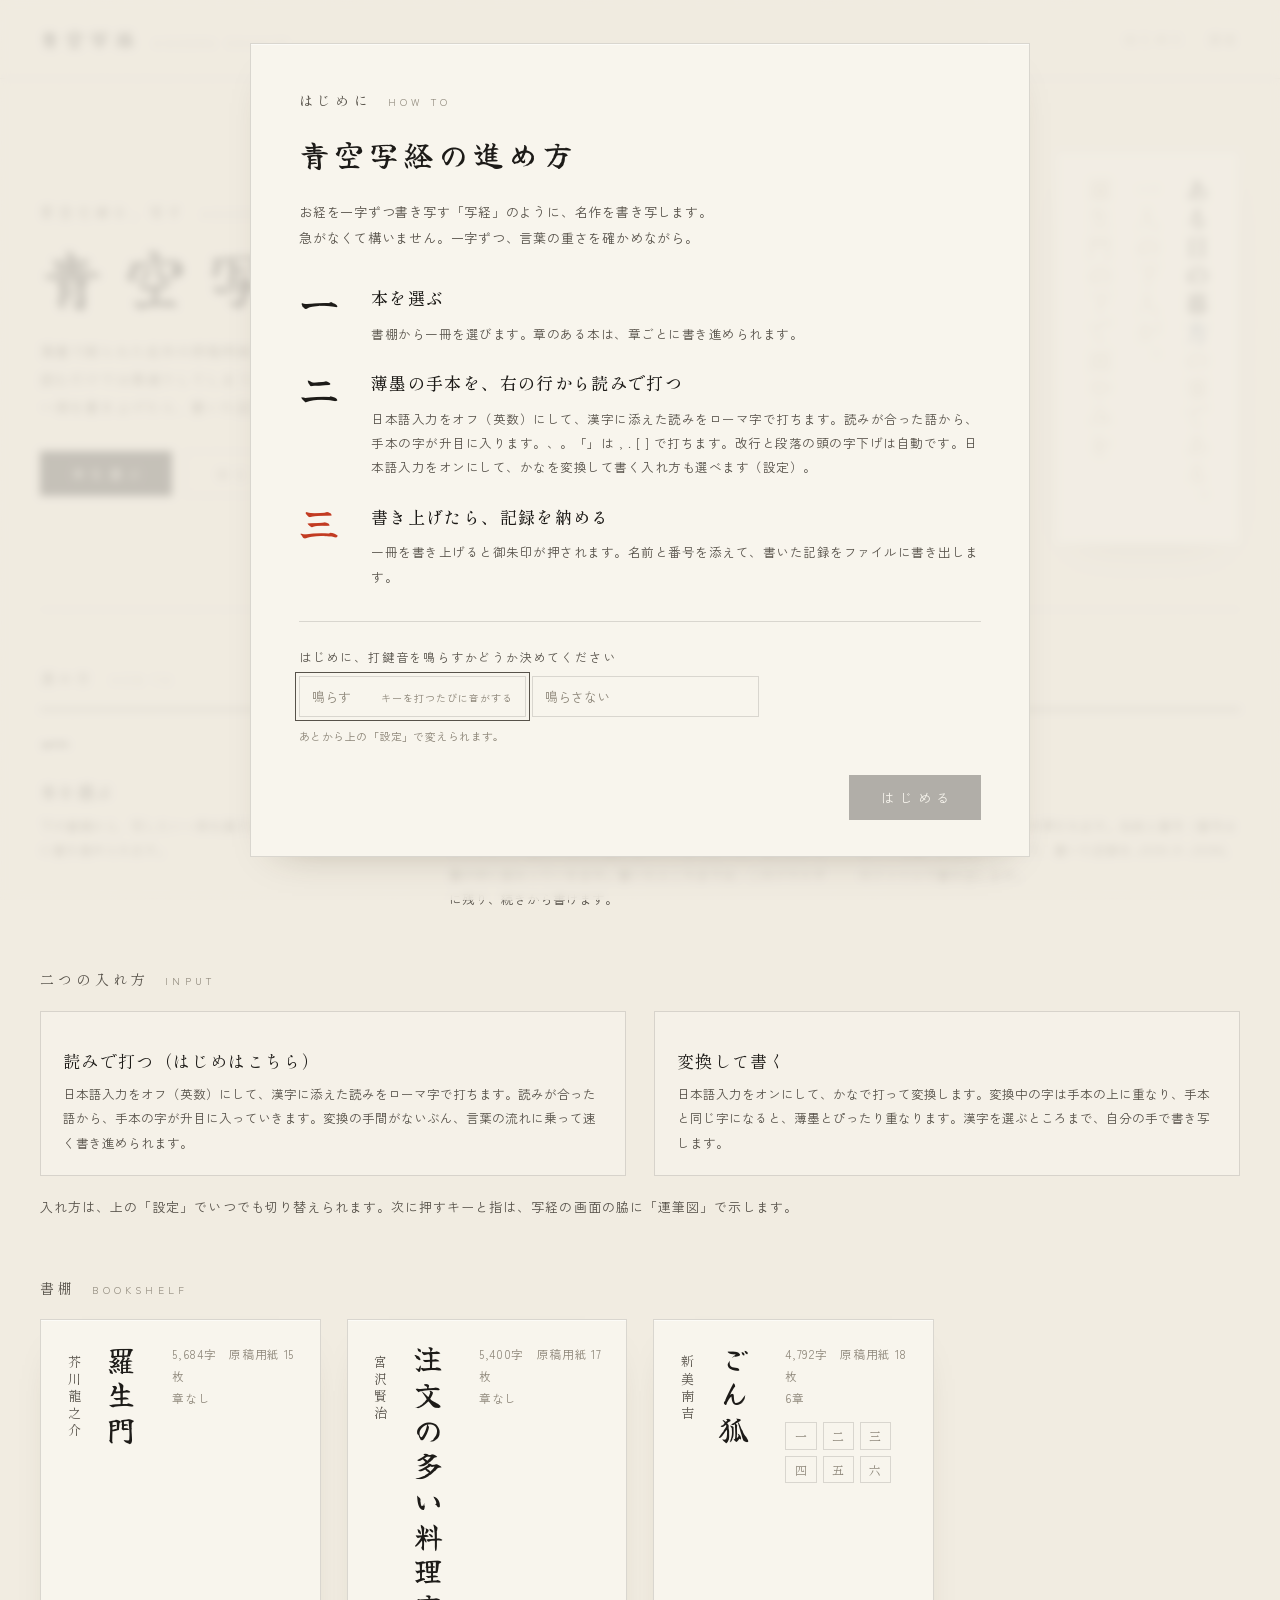
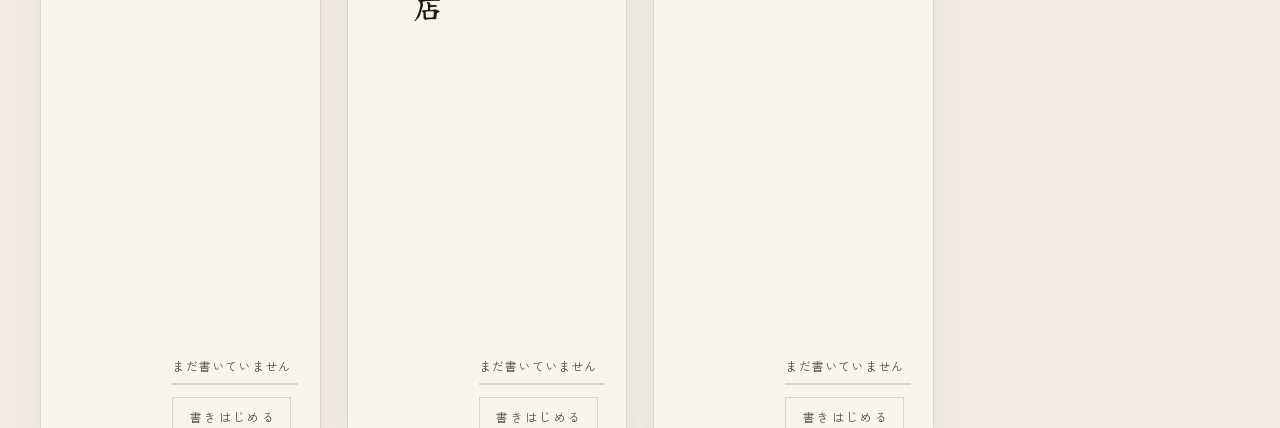
<file: docs/index.html>
<!doctype html>
<html lang="ja" data-theme="washi" data-font="mincho">
  <head>
    <meta charset="utf-8" />
    <meta name="viewport" content="width=device-width, initial-scale=1" />
    <title>青空写経</title>
    <meta name="description" content="青空文庫の名作を、薄墨で刷られた縦書きの原稿用紙に一字ずつなぞって書き写す。読むだけでは素通りしてしまう言葉を、手を通してもう一度読む。" />
    <meta name="theme-color" content="#f1ece1" />
    <!-- SNS で共有されたときの見え方（OGP）。画像のもとは tools/ogp.html -->
    <meta property="og:type" content="website" />
    <meta property="og:site_name" content="青空写経" />
    <meta property="og:title" content="青空写経｜青空文庫の名作を、原稿用紙に書き写す" />
    <meta property="og:description" content="青空文庫の名作を、薄墨で刷られた縦書きの原稿用紙に一字ずつなぞって書き写す。読むだけでは素通りしてしまう言葉を、手を通してもう一度読む。" />
    <meta property="og:url" content="https://tetsuakibaba.github.io/AozoraShakyo/" />
    <meta property="og:image" content="https://tetsuakibaba.github.io/AozoraShakyo/ogp.png" />
    <meta property="og:image:width" content="1200" />
    <meta property="og:image:height" content="630" />
    <meta property="og:image:alt" content="筆字の「青空写経」と、『羅生門』の書き出しを途中まで書き写した縦書きの原稿用紙、朱の御朱印" />
    <meta property="og:locale" content="ja_JP" />
    <meta name="twitter:card" content="summary_large_image" />
    <meta name="twitter:title" content="青空写経｜青空文庫の名作を、原稿用紙に書き写す" />
    <meta name="twitter:description" content="青空文庫の名作を、薄墨で刷られた縦書きの原稿用紙に一字ずつなぞって書き写す。読むだけでは素通りしてしまう言葉を、手を通してもう一度読む。" />
    <meta name="twitter:image" content="https://tetsuakibaba.github.io/AozoraShakyo/ogp.png" />
    <script>
      try {
        const s = JSON.parse(localStorage.getItem('aozora:settings') || '{}');
        if (s.theme) document.documentElement.dataset.theme = s.theme;
        if (s.font) document.documentElement.dataset.font = s.font;
      } catch (e) {}
    </script>
    <link rel="preconnect" href="https://fonts.googleapis.com" />
    <link rel="preconnect" href="https://fonts.gstatic.com" crossorigin />
    <link
      rel="stylesheet"
      href="https://fonts.googleapis.com/css2?family=Yuji+Syuku&family=Shippori+Mincho:wght@400;500;700&family=Zen+Kaku+Gothic+New:wght@400;500;700&display=swap"
    />
    <link rel="stylesheet" href="./src/style.css" />
  </head>
  <body>
    <header class="top">
      <a class="brand" href="./">
        <span class="brand-ja">青空写経</span>
        <span class="brand-en">AOZORA SHAKYO</span>
      </a>
      <span></span>
      <div class="top-actions">
        <button id="guide-btn" class="text-btn" type="button">はじめに</button>
        <button id="settings-btn" class="text-btn" type="button">設定</button>
      </div>
    </header>

    <main class="intro-layout">
      <section class="hero">
        <div>
          <p class="eyebrow"><span>青空文庫を、写す</span><span class="eyebrow-en">AOZORA SHAKYO</span></p>
          <h1>青空写経</h1>
          <p class="lead">
            薄墨で刷られた名作の原稿用紙を、一字ずつなぞって書き写します。<br />
            読むだけでは素通りしてしまう言葉を、手を通してもう一度読む。<br />
            一冊を書き上げたら、書いた記録を手元に納めます。
          </p>
          <div class="hero-actions">
            <a class="btn-ink" href="#shelf">本を選ぶ</a>
            <button id="guide-btn-2" class="btn-line" type="button">はじめに</button>
          </div>
        </div>
        <div class="hero-sample" aria-hidden="true">
          <p><b>ある日の暮</b><i>方</i>の事である。</p>
          <p>一人の下人が、</p>
          <p>羅生門の下で雨やみを</p>
        </div>
      </section>

      <section class="intro-section" aria-labelledby="how-title">
        <p id="how-title" class="eyebrow"><span>進め方</span><span class="eyebrow-en">HOW TO</span></p>
        <ol class="how-steps">
          <li>
            <span class="how-mark">一</span>
            <p class="how-title">本を選ぶ</p>
            <p>下の書棚から、写したい一冊を選びます。章のある本は、章ごとに書き進められます。</p>
          </li>
          <li>
            <span class="how-mark">二</span>
            <p class="how-title">原稿用紙に書き写す</p>
            <p>縦書きの原稿用紙に、手本が薄く刷られています。日本語入力をオフにして、漢字に添えた読みをローマ字で打つと、右の行から墨の字に変わっていきます。書いたところまでは、このブラウザに残り、続きから書けます。</p>
          </li>
          <li>
            <span class="how-mark">三</span>
            <p class="how-title">納める</p>
            <p>一冊を書き上げると、御朱印が押されます。名前と番号（番号はなくても構いません）を添えて、書いた記録を JSON か JSONL のファイルで書き出します。</p>
          </li>
        </ol>
      </section>

      <section class="intro-section" aria-labelledby="ire-title">
        <p id="ire-title" class="eyebrow"><span>二つの入れ方</span><span class="eyebrow-en">INPUT</span></p>
        <div class="ire-list">
          <div>
            <p class="how-title">読みで打つ（はじめはこちら）</p>
            <p>日本語入力をオフ（英数）にして、漢字に添えた読みをローマ字で打ちます。読みが合った語から、手本の字が升目に入っていきます。変換の手間がないぶん、言葉の流れに乗って速く書き進められます。</p>
          </div>
          <div>
            <p class="how-title">変換して書く</p>
            <p>日本語入力をオンにして、かなで打って変換します。変換中の字は手本の上に重なり、手本と同じ字になると、薄墨とぴったり重なります。漢字を選ぶところまで、自分の手で書き写します。</p>
          </div>
        </div>
        <p class="lead">入れ方は、上の「設定」でいつでも切り替えられます。次に押すキーと指は、写経の画面の脇に「運筆図」で示します。</p>
      </section>

      <section id="shelf-section" class="intro-section" aria-labelledby="shelf-title">
        <p id="shelf-title" class="eyebrow"><span>書棚</span><span class="eyebrow-en">BOOKSHELF</span></p>
        <ul id="shelf" class="shelf"></ul>
      </section>
    </main>

    <footer class="site-footer">
      <div class="site-footer-inner">
        <p class="footer-brand"><span class="footer-ja">青空写経</span><span class="footer-en">AOZORA SHAKYO</span></p>
        <p class="footer-copy">© 2026 馬場 哲晃 / Tetsuaki Baba（東京都立大学）</p>
        <p class="footer-note">
          記録は、このブラウザの中にだけ保存されます。どこにも送りません。書き出したファイルは、ご自分で保存して使ってください。
        </p>
        <p class="footer-note">
          本文は<a href="https://www.aozora.gr.jp/" target="_blank" rel="noopener">青空文庫</a>から。入力と校正は、青空文庫のボランティアの皆さんによるものです（底本と入力・校正の方は、写経の画面に載せています）。漢字の読みは、ルビのある語は青空文庫のルビを、ほかは macOS の日本語の解析で補っています。本文の字句は変えていません。
        </p>
        <p class="footer-note">
          青空写経は、青空文庫の作品を使った個人の取り組みで、青空文庫の公式のサービスではありません。
        </p>
        <p class="footer-note">
          使っているもの：Google Fonts（SIL Open Font License）、打鍵音
          <a href="https://opengameart.org/content/keyboard-soundpack-1-typing-and-single-keystrokes" target="_blank" rel="noopener">Keyboard Soundpack #1</a>（unicaegames、CC0）。プログラミング写経
          <a href="https://shakyo-4lc.pages.dev/" target="_blank" rel="noopener">写経</a> から派生しました。
        </p>
      </div>
    </footer>

    <dialog id="guide" class="guide" aria-labelledby="guide-title">
      <div class="guide-inner">
        <p class="eyebrow"><span>はじめに</span><span class="eyebrow-en">HOW TO</span></p>
        <h2 id="guide-title" class="guide-title">青空写経の進め方</h2>
        <p class="guide-lead">
          お経を一字ずつ書き写す「写経」のように、名作を書き写します。<br />
          急がなくて構いません。一字ずつ、言葉の重さを確かめながら。
        </p>

        <ol class="guide-steps">
          <li>
            <span class="guide-mark">一</span>
            <div>
              <p class="guide-step-title">本を選ぶ</p>
              <p>書棚から一冊を選びます。章のある本は、章ごとに書き進められます。</p>
            </div>
          </li>
          <li>
            <span class="guide-mark">二</span>
            <div>
              <p class="guide-step-title">薄墨の手本を、右の行から読みで打つ</p>
              <p>日本語入力をオフ（英数）にして、漢字に添えた読みをローマ字で打ちます。読みが合った語から、手本の字が升目に入ります。、。「」は , . [ ] で打ちます。改行と段落の頭の字下げは自動です。日本語入力をオンにして、かなを変換して書く入れ方も選べます（設定）。</p>
            </div>
          </li>
          <li>
            <span class="guide-mark is-shu">三</span>
            <div>
              <p class="guide-step-title">書き上げたら、記録を納める</p>
              <p>一冊を書き上げると御朱印が押されます。名前と番号を添えて、書いた記録をファイルに書き出します。</p>
            </div>
          </li>
        </ol>

        <div class="guide-sound">
          <p class="setting-label">はじめに、打鍵音を鳴らすかどうか決めてください</p>
          <div class="seg seg-2">
            <button type="button" data-guide-sound="true">
              <span class="seg-main">鳴らす</span><span class="seg-sub">キーを打つたびに音がする</span>
            </button>
            <button type="button" data-guide-sound="false"><span class="seg-main">鳴らさない</span></button>
          </div>
          <p class="guide-aside">あとから上の「設定」で変えられます。</p>
        </div>

        <form method="dialog" class="guide-actions">
          <button class="btn-ink" type="submit" disabled>はじめる</button>
        </form>
      </div>
    </dialog>

    <script type="module" src="./src/index.js"></script>
  </body>
</html>
</file>
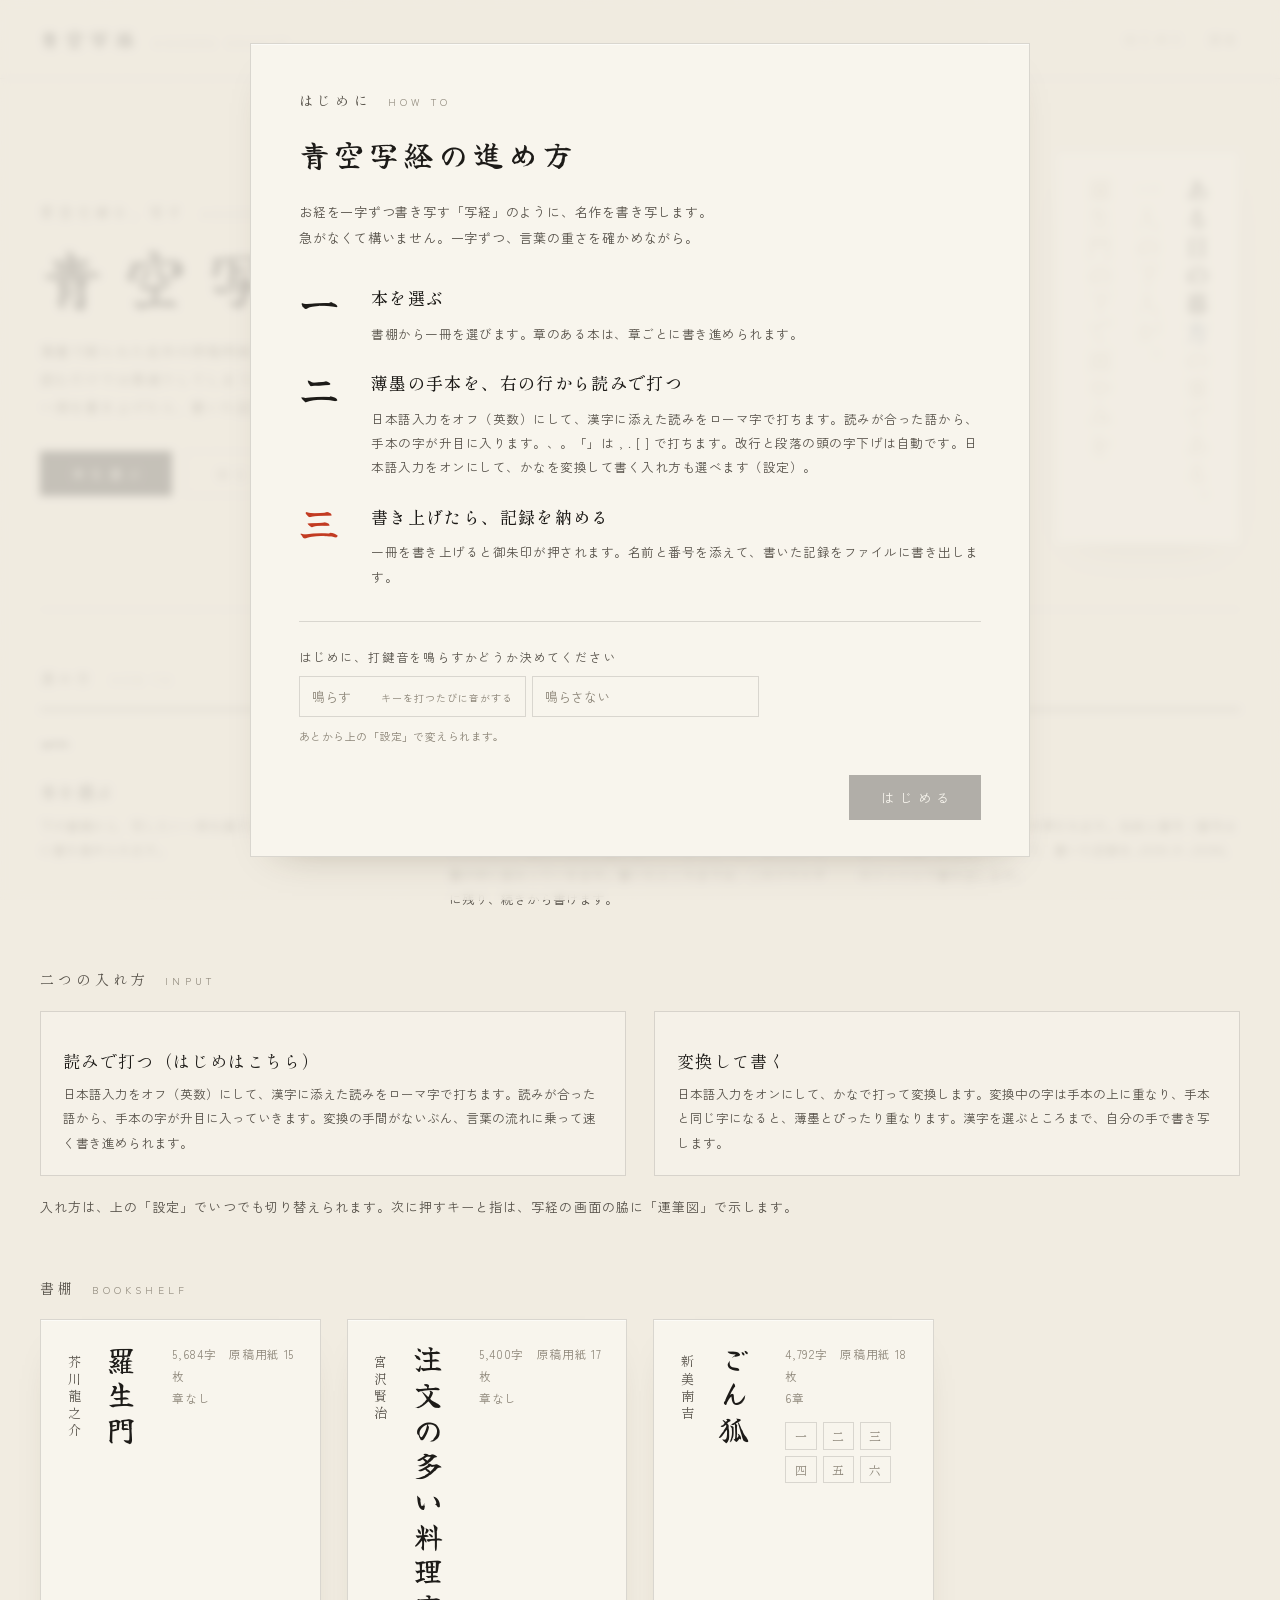
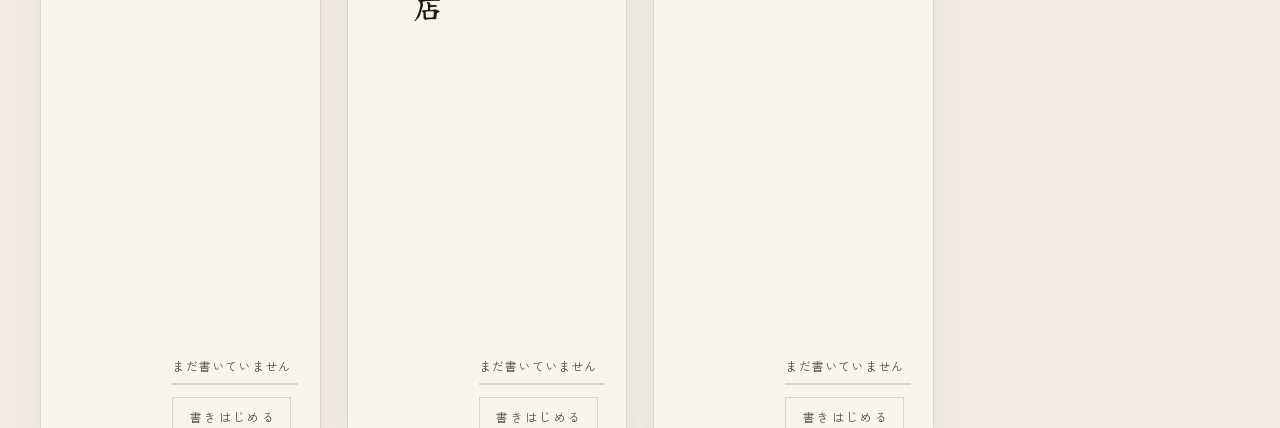
<file: docs/osame.html>
<!doctype html>
<html lang="ja" data-theme="washi" data-font="mincho">
  <head>
    <meta charset="utf-8" />
    <meta name="viewport" content="width=device-width, initial-scale=1" />
    <title>納める ｜ 青空写経</title>
    <meta name="description" content="青空文庫の名作を、薄墨で刷られた縦書きの原稿用紙に一字ずつなぞって書き写す。読むだけでは素通りしてしまう言葉を、手を通してもう一度読む。" />
    <meta name="theme-color" content="#f1ece1" />
    <!-- SNS で共有されたときの見え方（OGP）。画像のもとは tools/ogp.html -->
    <meta property="og:type" content="website" />
    <meta property="og:site_name" content="青空写経" />
    <meta property="og:title" content="青空写経｜青空文庫の名作を、原稿用紙に書き写す" />
    <meta property="og:description" content="青空文庫の名作を、薄墨で刷られた縦書きの原稿用紙に一字ずつなぞって書き写す。読むだけでは素通りしてしまう言葉を、手を通してもう一度読む。" />
    <meta property="og:url" content="https://tetsuakibaba.github.io/AozoraShakyo/" />
    <meta property="og:image" content="https://tetsuakibaba.github.io/AozoraShakyo/ogp.png" />
    <meta property="og:image:width" content="1200" />
    <meta property="og:image:height" content="630" />
    <meta property="og:image:alt" content="筆字の「青空写経」と、『羅生門』の書き出しを途中まで書き写した縦書きの原稿用紙、朱の御朱印" />
    <meta property="og:locale" content="ja_JP" />
    <meta name="twitter:card" content="summary_large_image" />
    <meta name="twitter:title" content="青空写経｜青空文庫の名作を、原稿用紙に書き写す" />
    <meta name="twitter:description" content="青空文庫の名作を、薄墨で刷られた縦書きの原稿用紙に一字ずつなぞって書き写す。読むだけでは素通りしてしまう言葉を、手を通してもう一度読む。" />
    <meta name="twitter:image" content="https://tetsuakibaba.github.io/AozoraShakyo/ogp.png" />
    <script>
      try {
        const s = JSON.parse(localStorage.getItem('aozora:settings') || '{}');
        if (s.theme) document.documentElement.dataset.theme = s.theme;
        if (s.font) document.documentElement.dataset.font = s.font;
      } catch (e) {}
    </script>
    <link rel="preconnect" href="https://fonts.googleapis.com" />
    <link rel="preconnect" href="https://fonts.gstatic.com" crossorigin />
    <link
      rel="stylesheet"
      href="https://fonts.googleapis.com/css2?family=Yuji+Syuku&family=Shippori+Mincho:wght@400;500;700&family=Zen+Kaku+Gothic+New:wght@400;500;700&display=swap"
    />
    <link rel="stylesheet" href="./src/style.css" />
  </head>
  <body>
    <header class="top">
      <a class="brand" href="./">
        <span class="brand-ja">青空写経</span>
        <span class="brand-en">AOZORA SHAKYO</span>
      </a>
      <span></span>
      <div class="top-actions">
        <a class="text-btn" href="./#shelf">書棚</a>
      </div>
    </header>

    <main class="osame-layout">
      <div id="osame-seal"></div>

      <section>
        <a class="back" href="./#shelf">書棚へ戻る</a>
        <p class="eyebrow"><span>納める</span><span class="eyebrow-en">EXPORT</span></p>
        <h1 id="osame-title"></h1>
        <p id="osame-lead" class="lead"></p>

        <dl id="osame-stats" class="osame-stats"></dl>

        <form id="osame-form" class="osame-form">
          <div class="row">
            <label class="field">
              <span class="field-label">名前</span>
              <input id="osame-name" type="text" autocomplete="name" maxlength="40" required />
            </label>
            <label class="field">
              <span class="field-label">番号（任意）</span>
              <input id="osame-number" type="text" autocomplete="off" maxlength="24" />
            </label>
          </div>
          <p class="field-note">学籍番号などがあれば。名前と番号は書き出すファイルに入れるためだけに使い、このブラウザの中にだけ残します。</p>
          <div class="osame-buttons">
            <button class="btn-ink" type="submit" data-format="json">JSON で書き出す</button>
            <button class="btn-line" type="submit" data-format="jsonl">JSONL で書き出す</button>
          </div>
          <p id="osame-msg" class="field-note" role="status"></p>
        </form>

        <p class="osame-formats">
          JSON：本・章ごとのまとめ（字数、時間、正確率、打鍵の要約、書いた本文）と、出来事の記録を一つのファイルに。<br />
          JSONL：一行に一つ。はじめの行がまとめ、続いて章、そのあとに出来事（確定した字・打った一打・消した字数、それぞれの時刻と入れ方）が一行ずつ並びます。
        </p>
      </section>
    </main>

    <footer class="site-footer">
      <div class="site-footer-inner">
        <p class="footer-brand"><span class="footer-ja">青空写経</span><span class="footer-en">AOZORA SHAKYO</span></p>
        <p class="footer-note">記録は、このブラウザの中にだけ保存されます。どこにも送りません。</p>
      </div>
    </footer>

    <script type="module" src="./src/osame.js"></script>
  </body>
</html>
</file>
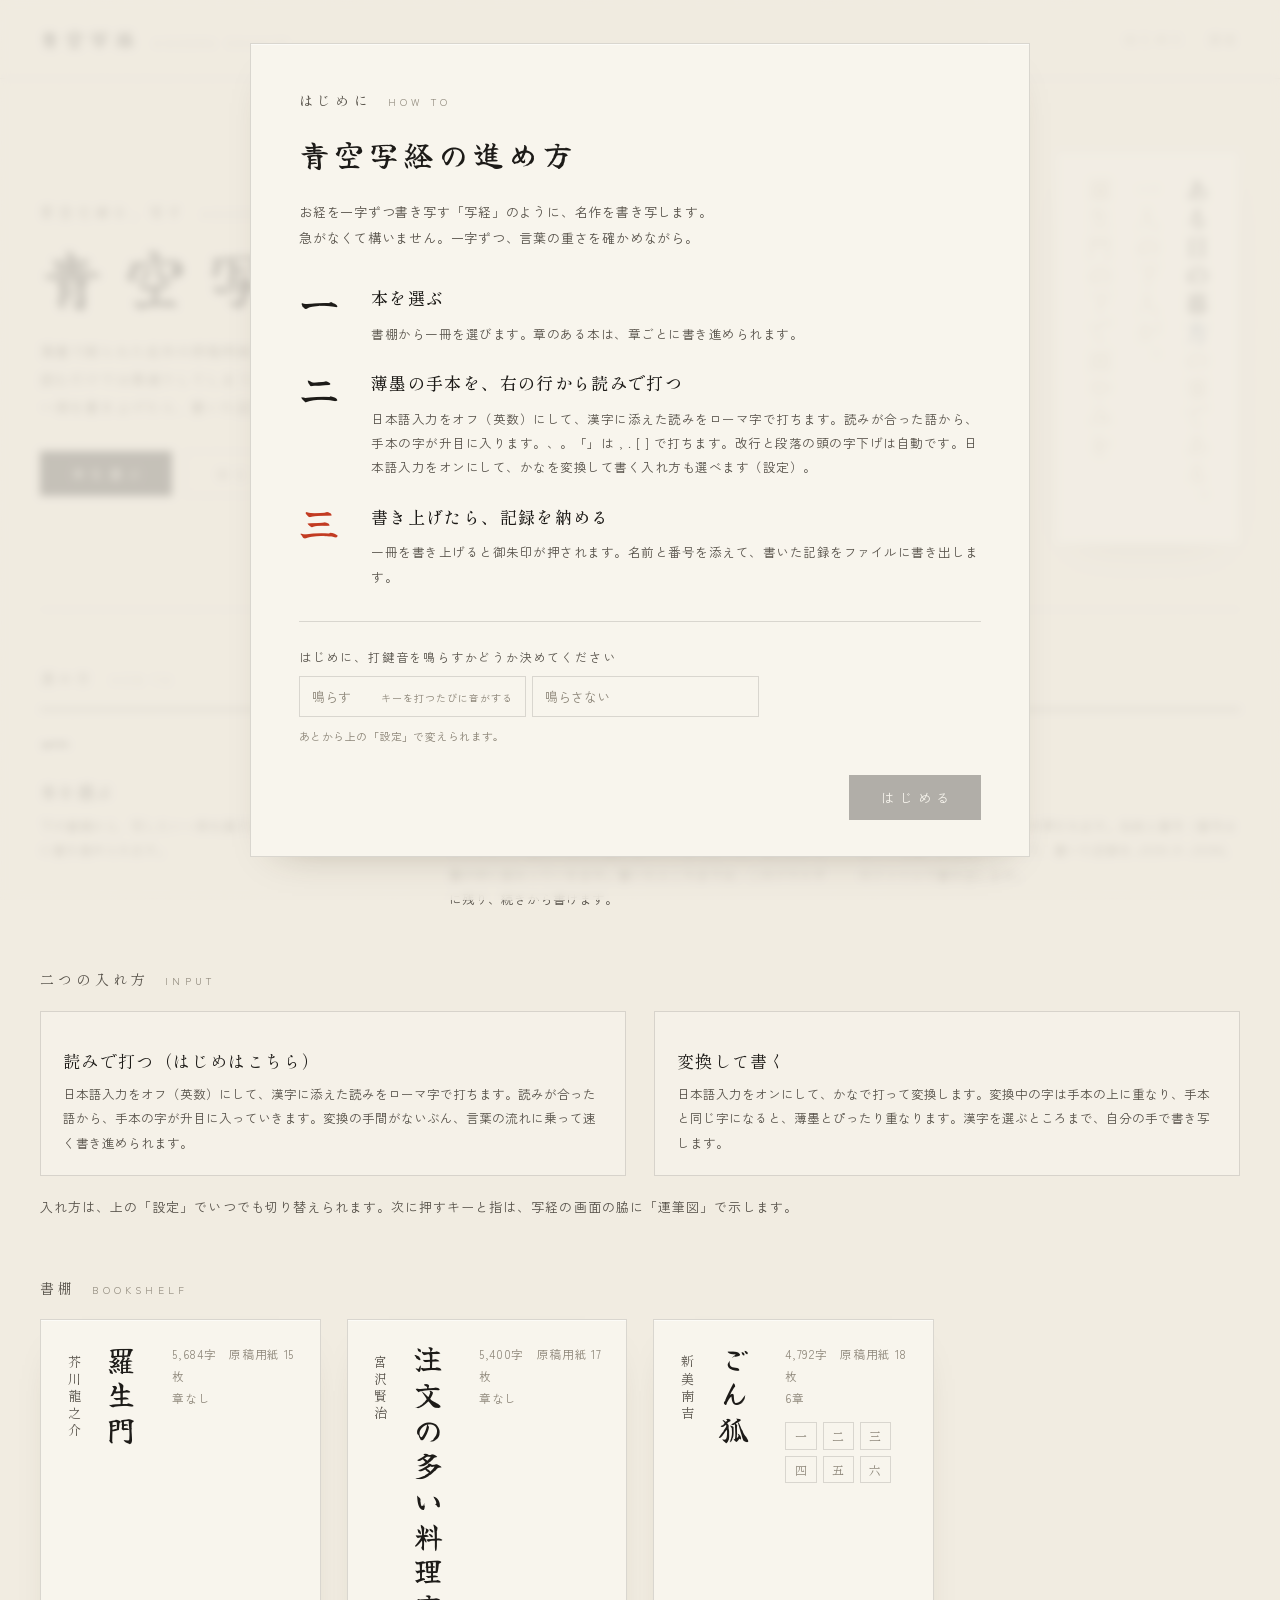
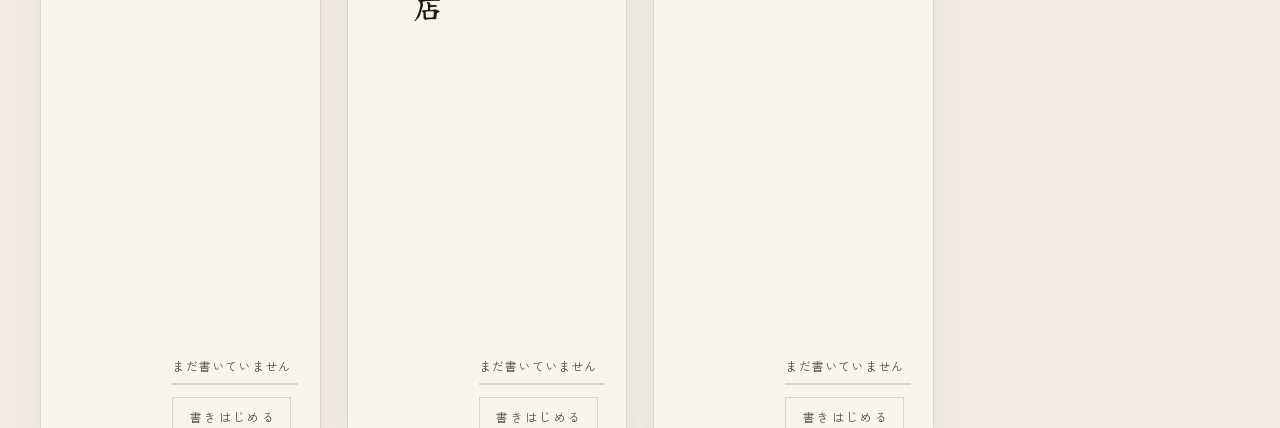
<file: docs/shakyo.html>
<!doctype html>
<html lang="ja" data-theme="washi" data-font="mincho">
  <head>
    <meta charset="utf-8" />
    <meta name="viewport" content="width=device-width, initial-scale=1" />
    <title>青空写経</title>
    <meta name="description" content="青空文庫の名作を、薄墨で刷られた縦書きの原稿用紙に一字ずつなぞって書き写す。読むだけでは素通りしてしまう言葉を、手を通してもう一度読む。" />
    <meta name="theme-color" content="#f1ece1" />
    <!-- SNS で共有されたときの見え方（OGP）。画像のもとは tools/ogp.html -->
    <meta property="og:type" content="website" />
    <meta property="og:site_name" content="青空写経" />
    <meta property="og:title" content="青空写経｜青空文庫の名作を、原稿用紙に書き写す" />
    <meta property="og:description" content="青空文庫の名作を、薄墨で刷られた縦書きの原稿用紙に一字ずつなぞって書き写す。読むだけでは素通りしてしまう言葉を、手を通してもう一度読む。" />
    <meta property="og:url" content="https://tetsuakibaba.github.io/AozoraShakyo/" />
    <meta property="og:image" content="https://tetsuakibaba.github.io/AozoraShakyo/ogp.png" />
    <meta property="og:image:width" content="1200" />
    <meta property="og:image:height" content="630" />
    <meta property="og:image:alt" content="筆字の「青空写経」と、『羅生門』の書き出しを途中まで書き写した縦書きの原稿用紙、朱の御朱印" />
    <meta property="og:locale" content="ja_JP" />
    <meta name="twitter:card" content="summary_large_image" />
    <meta name="twitter:title" content="青空写経｜青空文庫の名作を、原稿用紙に書き写す" />
    <meta name="twitter:description" content="青空文庫の名作を、薄墨で刷られた縦書きの原稿用紙に一字ずつなぞって書き写す。読むだけでは素通りしてしまう言葉を、手を通してもう一度読む。" />
    <meta name="twitter:image" content="https://tetsuakibaba.github.io/AozoraShakyo/ogp.png" />
    <script>
      try {
        const s = JSON.parse(localStorage.getItem('aozora:settings') || '{}');
        if (s.theme) document.documentElement.dataset.theme = s.theme;
        if (s.font) document.documentElement.dataset.font = s.font;
      } catch (e) {}
    </script>
    <link rel="preconnect" href="https://fonts.googleapis.com" />
    <link rel="preconnect" href="https://fonts.gstatic.com" crossorigin />
    <link
      rel="stylesheet"
      href="https://fonts.googleapis.com/css2?family=Yuji+Syuku&family=Shippori+Mincho:wght@400;500;700&family=Zen+Kaku+Gothic+New:wght@400;500;700&display=swap"
    />
    <link rel="stylesheet" href="./src/style.css" />
  </head>
  <body>
    <header class="top">
      <a class="brand" href="./">
        <span class="brand-ja">青空写経</span>
        <span class="brand-en">AOZORA SHAKYO</span>
      </a>
      <span></span>
      <div class="top-actions">
        <a class="text-btn" href="./#shelf">書棚</a>
        <button id="settings-btn" class="text-btn" type="button">設定</button>
      </div>
    </header>

    <main class="desk-layout">
      <div class="desk">
        <aside class="side">
          <a class="back" href="./#shelf">書棚へ戻る</a>
          <div class="book-head">
            <p class="eyebrow"><span id="book-author"></span><span class="eyebrow-en">AOZORA BUNKO</span></p>
            <h1 id="book-title"></h1>
            <p id="book-section" class="subtitle"></p>
          </div>

          <div>
            <div class="bar"><span id="bar-fill"></span></div>
          </div>
          <dl class="stats">
            <div><dt>字</dt><dd id="st-chars">0 / 0</dd></div>
            <div><dt>正確率</dt><dd id="st-acc">—</dd></div>
            <div><dt>時間</dt><dd id="st-time">00:00</dd></div>
            <div><dt>枚</dt><dd id="st-page">1 / 1枚</dd></div>
          </dl>
          <div class="pager">
            <button id="page-next" type="button" title="次の枚を見る">← 次</button>
            <button id="page-back" type="button" title="前の枚を見る">前 →</button>
          </div>

          <div id="done" class="done-box" hidden>
            <p id="done-text"></p>
            <a id="done-link" class="btn-ink" href="./"></a>
          </div>
          <p id="hint" class="hint" role="status" aria-live="polite"></p>

          <div id="unpitsu-place" class="setting">
            <p class="setting-label">運筆図（次のキーと指）</p>
            <div class="seg seg-2">
              <button type="button" data-setting="unpitsu" data-value="side"><span class="seg-main">右の欄</span></button>
              <button type="button" data-setting="unpitsu" data-value="below"><span class="seg-main">原稿用紙の下</span></button>
              <button type="button" data-setting="unpitsu" data-value="cursor"><span class="seg-main">カーソルの上</span></button>
              <button type="button" data-setting="unpitsu" data-value="off"><span class="seg-main">出さない</span></button>
            </div>
          </div>
          <div id="unpitsu"></div>

          <div id="chapters" class="setting" hidden>
            <p class="setting-label">章</p>
            <div id="chapter-list" class="chapter-list"></div>
          </div>

          <div class="side-tools">
            <button id="reset" class="text-btn" type="button">書き直す</button>
          </div>
          <p id="credit" class="settings-note" style="line-height: 1.9; letter-spacing: 0.05em"></p>
        </aside>

        <div id="paper" class="paper-wrap"></div>
      </div>
    </main>

    <section id="event-log" class="event-log" hidden>
      <div class="pager" style="justify-content: flex-start">
        <p class="eyebrow"><span>入力のイベント</span><span class="eyebrow-en">EVENT LOG</span></p>
        <button id="log-copy" type="button">記録を写す</button>
      </div>
      <pre id="log-text"></pre>
    </section>

    <script type="module" src="./src/shakyo.js"></script>
  </body>
</html>
</file>
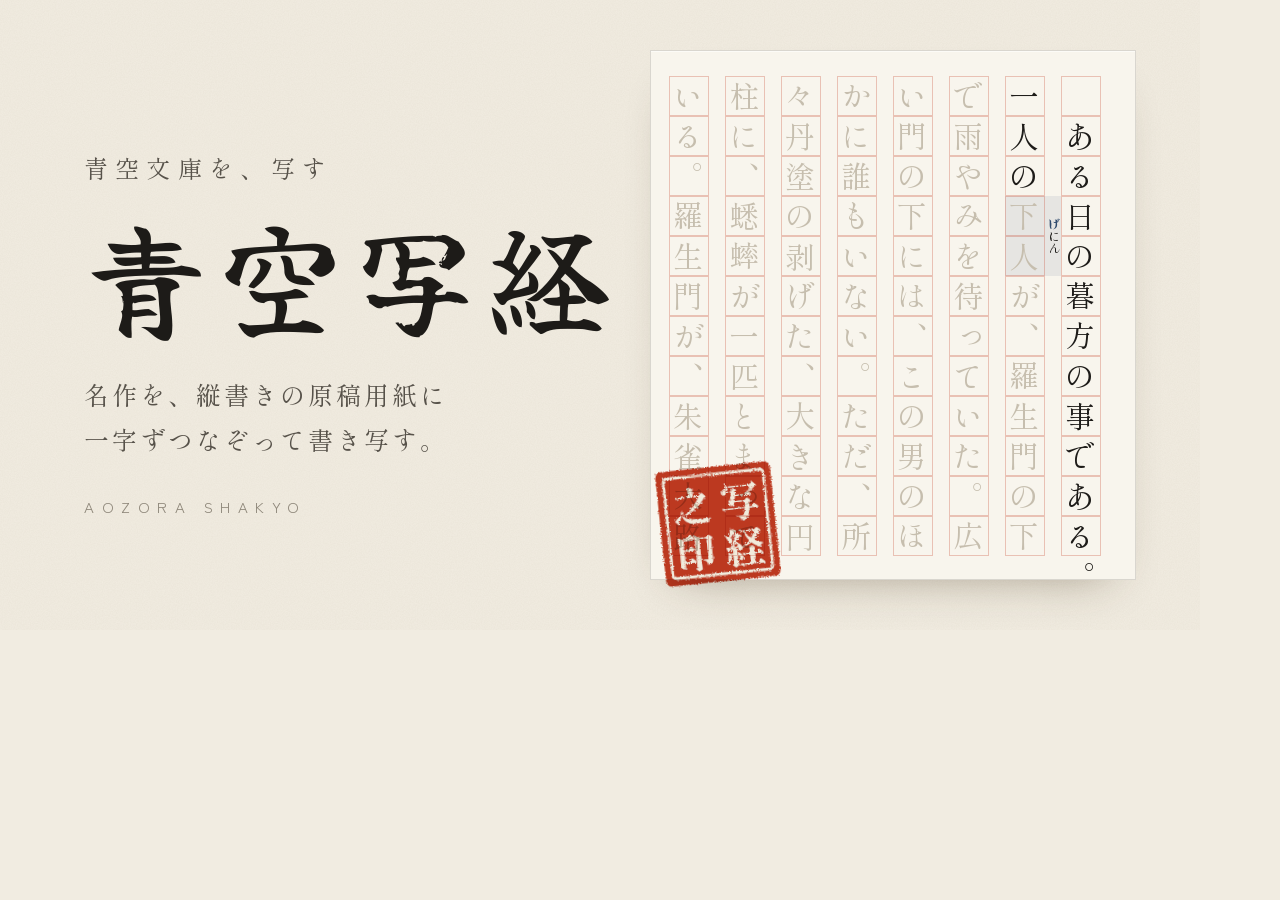
<file: tools/ogp.html>
<!doctype html>
<!-- OGP の画像（docs/ogp.png）のもと。Chrome で 1200×630 の大きさに開いて撮る -->
<html lang="ja">
  <head>
    <meta charset="utf-8" />
    <title>青空写経 OGP</title>
    <link rel="preconnect" href="https://fonts.googleapis.com" />
    <link rel="preconnect" href="https://fonts.gstatic.com" crossorigin />
    <link
      rel="stylesheet"
      href="https://fonts.googleapis.com/css2?family=Yuji+Syuku&family=Shippori+Mincho:wght@400;500;700&family=Zen+Kaku+Gothic+New:wght@400;500&display=swap"
    />
    <style>
      :root {
        --paper: #f1ece1;
        --sheet: #f8f5ed;
        --ink: #1d1b18;
        --ink-soft: #57524a;
        --ink-faint: #8d8679;
        --usuzumi: #c6beae;
        --shu: #c23b22;
        --ai: #2f4a6d;
        --line: rgba(194, 59, 34, 0.28);
        --c: 40px;
        --gap: 16px;
      }
      * {
        box-sizing: border-box;
      }
      body {
        margin: 0;
        width: 1200px;
        height: 630px;
        overflow: hidden;
        background: var(--paper);
        color: var(--ink);
        font-family: 'Zen Kaku Gothic New', sans-serif;
        position: relative;
      }
      /* 紙の繊維のような、ごく薄いざらつき */
      body::before {
        content: '';
        position: absolute;
        inset: 0;
        opacity: 0.35;
        mix-blend-mode: multiply;
        background-image: url("data:image/svg+xml,%3Csvg xmlns='http://www.w3.org/2000/svg' width='240' height='240'%3E%3Cfilter id='n'%3E%3CfeTurbulence type='fractalNoise' baseFrequency='0.85' numOctaves='3' stitchTiles='stitch'/%3E%3CfeColorMatrix values='0 0 0 0 0.35 0 0 0 0 0.3 0 0 0 0 0.22 0 0 0 0.18 0'/%3E%3C/filter%3E%3Crect width='100%25' height='100%25' filter='url(%23n)'/%3E%3C/svg%3E");
      }
      .text {
        position: absolute;
        left: 84px;
        top: 150px;
      }
      .eyebrow {
        margin: 0;
        font-family: 'Shippori Mincho', serif;
        font-size: 24px;
        letter-spacing: 0.3em;
        color: var(--ink-soft);
      }
      h1 {
        margin: 18px 0 0;
        font-family: 'Yuji Syuku', serif;
        font-weight: 400;
        font-size: 124px;
        line-height: 1.15;
        letter-spacing: 0.08em;
      }
      .lead {
        margin: 26px 0 0;
        font-family: 'Shippori Mincho', serif;
        font-size: 25px;
        line-height: 1.8;
        letter-spacing: 0.12em;
        color: var(--ink-soft);
      }
      .en {
        margin: 34px 0 0;
        font-size: 15px;
        letter-spacing: 0.5em;
        color: var(--ink-faint);
      }
      /* 原稿用紙のかけら */
      .sheet {
        position: absolute;
        right: 64px;
        top: 50px;
        width: 486px;
        height: 530px;
        background: var(--sheet);
        border: 1px solid rgba(29, 27, 24, 0.14);
        box-shadow: 0 1px 0 rgba(255, 255, 255, 0.6) inset, 0 22px 44px -28px rgba(60, 45, 20, 0.45);
      }
      .cell {
        position: absolute;
        width: var(--c);
        height: var(--c);
        writing-mode: vertical-rl;
        text-align: center;
        line-height: var(--c);
        font-family: 'Shippori Mincho', serif;
        font-size: 30px;
        color: var(--usuzumi);
        border: 1px solid var(--line);
        margin: -0.5px;
      }
      .cell.ink {
        color: var(--ink);
      }
      .cell.hang {
        border-color: transparent;
      }
      .cell.aim {
        background: rgba(47, 74, 109, 0.09);
      }
      .ruby {
        position: absolute;
        writing-mode: vertical-rl;
        text-align: center;
        font-family: 'Shippori Mincho', serif;
        font-size: 12px;
        line-height: var(--gap);
        width: var(--gap);
        color: var(--ink);
        background: rgba(47, 74, 109, 0.09);
      }
      .ruby b {
        color: var(--ai);
      }
      .seal {
        position: absolute;
        right: 418px;
        bottom: 42px;
        width: 128px;
        height: 128px;
        mix-blend-mode: multiply;
        transform: rotate(-6deg);
      }
    </style>
  </head>
  <body>
    <div class="text">
      <p class="eyebrow">青空文庫を、写す</p>
      <h1>青空写経</h1>
      <p class="lead">名作を、縦書きの原稿用紙に<br />一字ずつなぞって書き写す。</p>
      <p class="en">AOZORA SHAKYO</p>
    </div>

    <div id="sheet" class="sheet"></div>

    <svg class="seal" viewBox="0 0 120 120" aria-hidden="true">
      <defs>
        <filter id="rough" x="-10%" y="-10%" width="120%" height="120%">
          <feTurbulence type="fractalNoise" baseFrequency="0.8" numOctaves="2" seed="7" result="noise" />
          <feDisplacementMap in="SourceGraphic" in2="noise" scale="3.2" />
        </filter>
      </defs>
      <g filter="url(#rough)">
        <rect x="6" y="6" width="108" height="108" rx="6" fill="#c23b22" />
        <rect x="13" y="13" width="94" height="94" rx="3" fill="none" stroke="#f8f5ed" stroke-width="2.4" />
        <g fill="#f8f5ed" font-family="'Shippori Mincho', serif" font-weight="700" font-size="38" text-anchor="middle">
          <text x="83" y="55">写</text>
          <text x="83" y="98">経</text>
          <text x="37" y="55">之</text>
          <text x="37" y="98">印</text>
        </g>
      </g>
    </svg>

    <script>
      // 『羅生門』の書き出しを、右の行から上下に詰める。はじめの字は墨で、
      // 「下人」は読みを打っている途中（藍の帯）、そのあとは薄墨の手本
      const text = '　ある日の暮方の事である。一人の下人が、羅生門の下で雨やみを待っていた。広い門の下には、この男のほかに誰もいない。ただ、所々丹塗の剥げた、大きな円柱に、蟋蟀が一匹とまっている。羅生門が、朱雀大路にある以上は、この男のほかにも、雨やみをする市女笠や揉烏帽子が、もう二三人はありそうなものである。'
      const rows = 12;
      const cols = 8;
      const c = 40;
      const gap = 16;
      const inked = 16; // 「一人の」まで
      const aim = [16, 18]; // 下人
      const sheet = document.getElementById('sheet');
      const right = 486 - 36;
      const y0 = 25;
      // 句読点が行の頭に来たら、前の行の下へぶら下げる（写経の画面と同じ）
      let col = 0;
      let row = 0;
      [...text].forEach((ch, i) => {
        if (row >= rows && !(row === rows && '、。'.includes(ch))) {
          col++;
          row = 0;
        }
        if (col >= cols) return;
        const cell = document.createElement('span');
        cell.className = 'cell' + (i < inked ? ' ink' : '') + (i >= aim[0] && i < aim[1] ? ' aim' : '') + (row === rows ? ' hang' : '');
        cell.textContent = ch === '　' ? '' : ch;
        cell.style.left = `${right - (col + 1) * c - col * gap}px`;
        cell.style.top = `${y0 + row * c}px`;
        sheet.append(cell);
        if (i === aim[0]) {
          const ruby = document.createElement('span');
          ruby.className = 'ruby';
          ruby.innerHTML = '<b>げ</b>にん';
          ruby.style.left = `${right - col * (c + gap)}px`;
          ruby.style.top = `${y0 + row * c}px`;
          ruby.style.height = `${(aim[1] - aim[0]) * c}px`;
          sheet.append(ruby);
        }
        row++;
      });
    </script>
  </body>
</html>
</file>
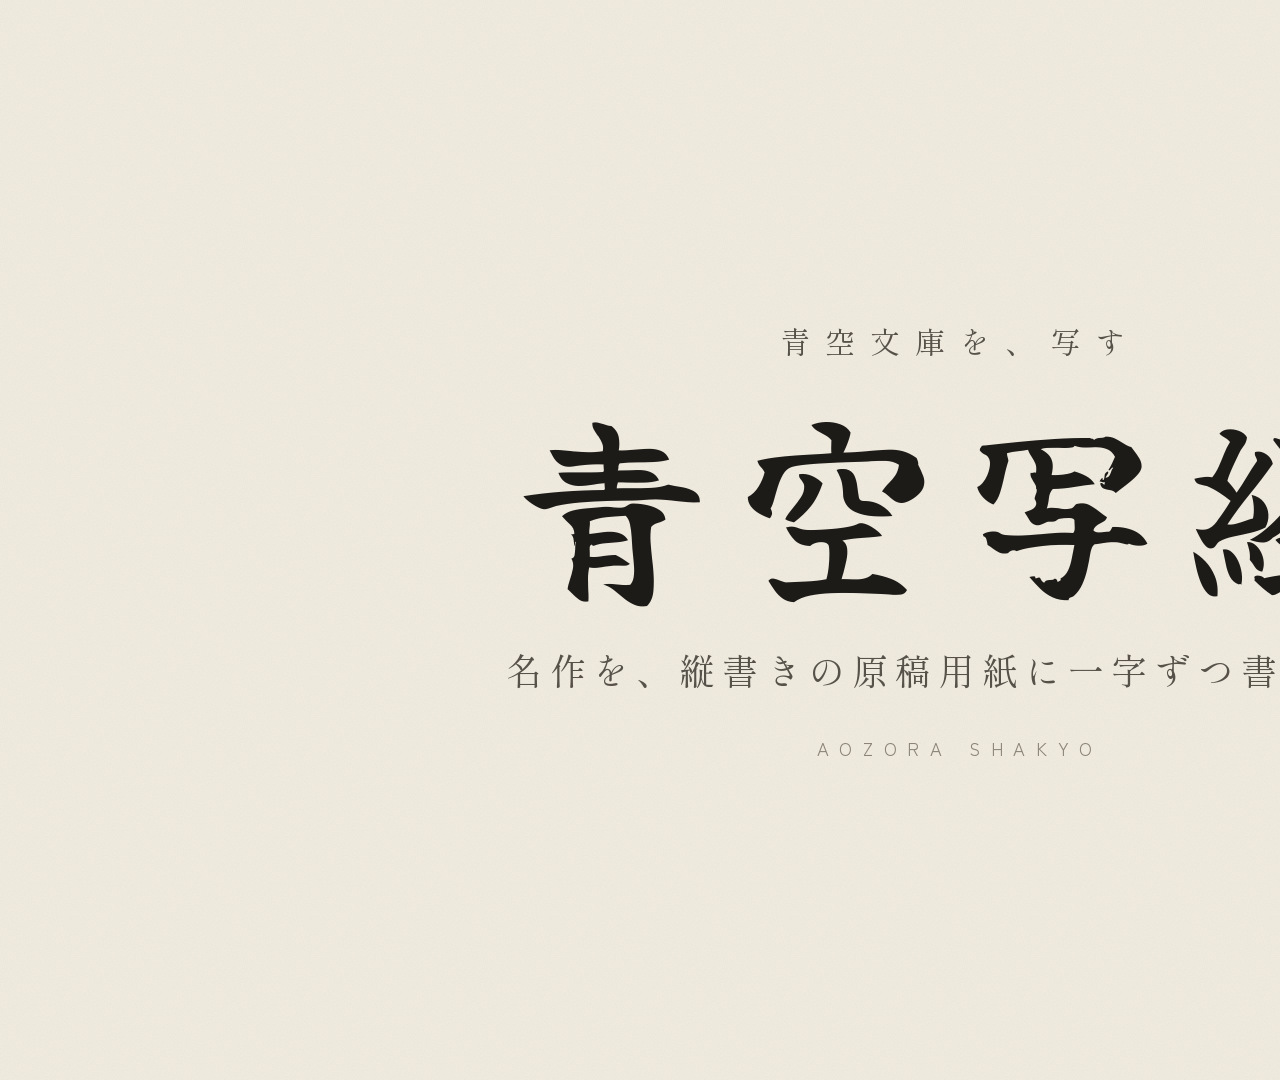
<file: tools/video/stage.html>
<!doctype html>
<!--
  紹介動画の画面（1920×1080）。上にロゴ、真ん中に本物のサイト（iframe）、下に言葉を置く。
  tools/video/record.mjs が、このページを開いてサイトを操作しながら撮る。
  サイトと同じ場所から配る必要がある（リポジトリの一番上を配り、/tools/video/stage.html を開く）
-->
<html lang="ja">
  <head>
    <meta charset="utf-8" />
    <title>青空写経 紹介動画</title>
    <link rel="preconnect" href="https://fonts.googleapis.com" />
    <link rel="preconnect" href="https://fonts.gstatic.com" crossorigin />
    <link
      rel="stylesheet"
      href="https://fonts.googleapis.com/css2?family=Yuji+Syuku&family=Shippori+Mincho:wght@400;500;700&family=Zen+Kaku+Gothic+New:wght@400;500&display=swap"
    />
    <style>
      :root {
        --paper: #f1ece1;
        --sheet: #f8f5ed;
        --ink: #1d1b18;
        --ink-soft: #57524a;
        --ink-faint: #8d8679;
        --shu: #c23b22;
        --ease: cubic-bezier(0.22, 0.61, 0.36, 1);
      }
      * {
        box-sizing: border-box;
      }
      body {
        margin: 0;
        width: 1920px;
        height: 1080px;
        overflow: hidden;
        background: var(--paper);
        color: var(--ink);
        font-family: 'Zen Kaku Gothic New', sans-serif;
        position: relative;
      }
      body::before {
        content: '';
        position: absolute;
        inset: 0;
        opacity: 0.35;
        mix-blend-mode: multiply;
        pointer-events: none;
        background-image: url("data:image/svg+xml,%3Csvg xmlns='http://www.w3.org/2000/svg' width='240' height='240'%3E%3Cfilter id='n'%3E%3CfeTurbulence type='fractalNoise' baseFrequency='0.85' numOctaves='3' stitchTiles='stitch'/%3E%3CfeColorMatrix values='0 0 0 0 0.35 0 0 0 0 0.3 0 0 0 0 0.22 0 0 0 0.18 0'/%3E%3C/filter%3E%3Crect width='100%25' height='100%25' filter='url(%23n)'/%3E%3C/svg%3E");
        z-index: 5;
      }
      .brand {
        position: absolute;
        top: 46px;
        left: 72px;
        display: flex;
        align-items: baseline;
        gap: 18px;
      }
      .brand-ja {
        font-family: 'Yuji Syuku', serif;
        font-size: 30px;
        letter-spacing: 0.3em;
      }
      .brand-en {
        font-size: 13px;
        letter-spacing: 0.45em;
        color: var(--ink-faint);
      }
      /* サイトの画面：1440×900 で動かし、縮めて載せる */
      .screen {
        position: absolute;
        left: 50%;
        top: 112px;
        width: calc(1440px * 0.8);
        height: calc(900px * 0.8);
        transform: translateX(-50%);
        overflow: hidden;
        border: 1px solid rgba(29, 27, 24, 0.14);
        box-shadow: 0 30px 60px -36px rgba(60, 45, 20, 0.5);
        background: var(--paper);
      }
      /* 寄り・引き：サイトの画面の一部へ、ゆっくり寄る */
      .view {
        width: 100%;
        height: 100%;
        transform-origin: 0 0;
        transition: transform 1.4s cubic-bezier(0.45, 0, 0.2, 1);
      }
      .screen iframe {
        width: 1440px;
        height: 900px;
        border: 0;
        transform: scale(0.8);
        transform-origin: 0 0;
      }
      .caption {
        position: absolute;
        left: 0;
        right: 0;
        top: 870px;
        text-align: center;
        transition: opacity 0.6s var(--ease), transform 0.6s var(--ease);
      }
      .caption.is-hidden {
        opacity: 0;
        transform: translateY(8px);
      }
      .caption-eyebrow {
        margin: 0;
        font-family: 'Shippori Mincho', serif;
        font-size: 22px;
        letter-spacing: 0.5em;
        color: var(--shu);
      }
      .caption-text {
        margin: 14px 0 0;
        font-family: 'Shippori Mincho', serif;
        font-size: 44px;
        letter-spacing: 0.2em;
      }
      .caption-note {
        margin: 12px 0 0;
        font-size: 20px;
        letter-spacing: 0.18em;
        color: var(--ink-soft);
      }
      /* 題字の札（はじめと終わり） */
      .title {
        position: absolute;
        inset: 0;
        z-index: 4;
        display: grid;
        place-items: center;
        align-content: center;
        gap: 0;
        background: var(--paper);
        transition: opacity 0.9s var(--ease);
      }
      .title.is-hidden {
        opacity: 0;
        pointer-events: none;
      }
      .title-eyebrow {
        margin: 0;
        font-family: 'Shippori Mincho', serif;
        font-size: 30px;
        letter-spacing: 0.5em;
        color: var(--ink-soft);
      }
      .title h1 {
        margin: 26px 0 0;
        font-family: 'Yuji Syuku', serif;
        font-weight: 400;
        font-size: 200px;
        line-height: 1.1;
        letter-spacing: 0.12em;
      }
      .title-sub {
        margin: 34px 0 0;
        font-family: 'Shippori Mincho', serif;
        font-size: 36px;
        letter-spacing: 0.2em;
        color: var(--ink-soft);
      }
      .title-url {
        margin: 44px 0 0;
        font-size: 26px;
        letter-spacing: 0.12em;
        color: var(--ink-faint);
      }
      .title-en {
        margin: 40px 0 0;
        font-size: 18px;
        letter-spacing: 0.6em;
        color: var(--ink-faint);
      }
    </style>
  </head>
  <body>
    <div class="brand"><span class="brand-ja">青空写経</span><span class="brand-en">AOZORA SHAKYO</span></div>

    <div class="screen"><div id="view" class="view"><iframe id="site" title="青空写経"></iframe></div></div>

    <div id="caption" class="caption is-hidden">
      <p id="caption-eyebrow" class="caption-eyebrow"></p>
      <p id="caption-text" class="caption-text"></p>
      <p id="caption-note" class="caption-note"></p>
    </div>

    <div id="title" class="title">
      <p class="title-eyebrow">青空文庫を、写す</p>
      <h1>青空写経</h1>
      <p id="title-sub" class="title-sub">名作を、縦書きの原稿用紙に一字ずつ書き写す</p>
      <p id="title-url" class="title-url" hidden>tetsuakibaba.github.io/AozoraShakyo</p>
      <p class="title-en">AOZORA SHAKYO</p>
    </div>

    <script>
      // record.mjs から呼ぶ
      const $ = (id) => document.getElementById(id);
      window.stage = {
        site: () => $('site'),
        open(path) {
          $('site').src = path;
        },
        caption(eyebrow, text, note = '') {
          const box = $('caption');
          box.classList.add('is-hidden');
          setTimeout(() => {
            $('caption-eyebrow').textContent = eyebrow;
            $('caption-text').textContent = text;
            $('caption-note').textContent = note;
            if (text) box.classList.remove('is-hidden');
          }, text && $('caption-text').textContent ? 500 : 0);
        },
        // サイトの (x, y)（サイトの CSS px）を画面の真ん中にして、s 倍に寄る。引数なしで引く
        zoom(x, y, s = 1) {
          const W = 1440 * 0.8;
          const H = 900 * 0.8;
          if (x == null || s === 1) {
            $('view').style.transform = '';
            return;
          }
          const tx = Math.min(0, Math.max(W - W * s, W / 2 - x * 0.8 * s));
          const ty = Math.min(0, Math.max(H - H * s, H / 2 - y * 0.8 * s));
          $('view').style.transform = `translate(${tx}px, ${ty}px) scale(${s})`;
        },
        title(show, { sub, url = false } = {}) {
          if (sub) $('title-sub').textContent = sub;
          $('title-url').hidden = !url;
          $('title').classList.toggle('is-hidden', !show);
        },
      };
    </script>
  </body>
</html>
</file>
<file: docs/src/style.css>
/* shakyo（../shakyo/public/src/style.css）の色・書体・上部・設定を写したもの */

/* ───────────── 色と書体 ───────────── */

:root {
  --font-ui: 'Zen Kaku Gothic New', 'Hiragino Sans', sans-serif;
  --font-mincho: 'Shippori Mincho', 'Hiragino Mincho ProN', serif;
  --font-fude: 'Yuji Syuku', 'Shippori Mincho', 'Hiragino Mincho ProN', serif;
  --ease: cubic-bezier(0.22, 0.61, 0.36, 1);
}

/* 和紙：生成りの紙に墨、薄墨、朱 */
:root,
:root[data-theme='washi'] {
  --paper: #f1ece1;
  --paper-sheet: #f8f5ed;
  --ink: #1d1b18;
  --ink-soft: #57524a;
  --ink-faint: #8d8679;
  --usuzumi: #c6beae;
  --usuzumi-next: #8d8679;
  --rule: rgba(70, 52, 24, 0.075);
  --line: rgba(29, 27, 24, 0.14);
  --gutter: #bdb5a5;
  --shu: #c23b22;
  --shu-soft: rgba(194, 59, 34, 0.11);
  --seal-text: #f8f5ed;
  --seal-blend: multiply;
  --selection: rgba(47, 74, 109, 0.15);
  --shadow: 0 1px 0 rgba(255, 255, 255, 0.6) inset, 0 18px 40px -28px rgba(60, 45, 20, 0.35);
  --grain-opacity: 0.35;

  --ai: #2f4a6d; /* 藍：変換中の字 */
  --ai-soft: rgba(47, 74, 109, 0.09);
  --genko-line: rgba(194, 59, 34, 0.26);
  color-scheme: light;
}

/* 夜：墨地に金泥 */
:root[data-theme='yoru'] {
  --paper: #11100e;
  --paper-sheet: #181614;
  --ink: #ebe4d2;
  --ink-soft: #b5ac98;
  --ink-faint: #7f7768;
  --usuzumi: #3e3a33;
  --usuzumi-next: #8a8068;
  --rule: rgba(235, 228, 210, 0.05);
  --line: rgba(235, 228, 210, 0.13);
  --gutter: #4f4a40;
  --shu: #d4553c;
  --shu-soft: rgba(212, 85, 60, 0.16);
  --seal-text: #181614;
  --seal-blend: normal;
  --selection: rgba(201, 169, 97, 0.2);
  --shadow: 0 18px 40px -24px rgba(0, 0, 0, 0.7);
  --grain-opacity: 0.12;

  --ai: #9fb6d6;
  --ai-soft: rgba(159, 182, 214, 0.1);
  --genko-line: rgba(201, 169, 97, 0.2);
  color-scheme: dark;
}

/* 原稿用紙の書体 */
:root,
:root[data-font='mincho'] {
  --genko-font: 'Shippori Mincho', 'Hiragino Mincho ProN', 'Yu Mincho', serif;
}
:root[data-font='gothic'] {
  --genko-font: 'Zen Kaku Gothic New', 'Hiragino Sans', 'Yu Gothic', sans-serif;
}

/* ───────────── 土台 ───────────── */

*,
*::before,
*::after {
  box-sizing: border-box;
}

html {
  background: var(--paper);
}

body {
  margin: 0;
  min-height: 100vh;
  background: var(--paper);
  color: var(--ink);
  font-family: var(--font-ui);
  font-size: 15px;
  line-height: 1.8;
  -webkit-font-smoothing: antialiased;
  transition: background-color 0.4s var(--ease), color 0.4s var(--ease);
}

/* 紙の繊維のような、ごく薄いざらつき */
body::before {
  content: '';
  position: fixed;
  inset: 0;
  pointer-events: none;
  opacity: var(--grain-opacity);
  mix-blend-mode: multiply;
  background-image: url("data:image/svg+xml,%3Csvg xmlns='http://www.w3.org/2000/svg' width='240' height='240'%3E%3Cfilter id='n'%3E%3CfeTurbulence type='fractalNoise' baseFrequency='0.85' numOctaves='3' stitchTiles='stitch'/%3E%3CfeColorMatrix values='0 0 0 0 0.35 0 0 0 0 0.3 0 0 0 0 0.22 0 0 0 0.18 0'/%3E%3C/filter%3E%3Crect width='100%25' height='100%25' filter='url(%23n)'/%3E%3C/svg%3E");
  z-index: 0;
}

:root[data-theme='yoru'] body::before {
  mix-blend-mode: screen;
}

button {
  font: inherit;
  color: inherit;
  cursor: pointer;
}

:focus-visible {
  outline: 1px solid var(--ink-soft);
  outline-offset: 3px;
}

/* ───────────── 上部 ───────────── */

.top {
  position: relative;
  z-index: 10;
  display: grid;
  grid-template-columns: 1fr auto 1fr;
  align-items: center;
  max-width: 1320px;
  margin: 0 auto;
  padding: 22px 40px;
  border-bottom: 1px solid var(--line);
}

a {
  color: inherit;
}

[hidden] {
  display: none !important;
}

.brand {
  display: flex;
  align-items: baseline;
  gap: 14px;
  justify-self: start;
  text-decoration: none;
}

.brand-ja {
  font-family: var(--font-mincho);
  font-size: 19px;
  font-weight: 500;
  letter-spacing: 0.32em;
}

.brand-en {
  font-size: 10px;
  letter-spacing: 0.42em;
  color: var(--ink-faint);
}

.stages {
  display: flex;
  align-items: center;
  gap: 14px;
  font-family: var(--font-mincho);
  font-size: 17px;
}

.stage {
  color: var(--usuzumi);
  position: relative;
  padding-bottom: 2px;
}

a.stage {
  text-decoration: none;
}

a.stage[href] {
  color: var(--ink-faint);
  transition: color 0.2s;
}

a.stage[href]:hover {
  color: var(--ink);
}

a.stage[aria-disabled='true'] {
  cursor: not-allowed;
}

.stage.is-current,
a.stage.is-current[href] {
  color: var(--ink);
}

.stage.is-current::after {
  content: '';
  position: absolute;
  left: 50%;
  bottom: -6px;
  width: 4px;
  height: 4px;
  border-radius: 50%;
  background: var(--shu);
  transform: translateX(-50%);
}

.stage-dot {
  width: 18px;
  height: 1px;
  background: var(--line);
}

.text-btn {
  justify-self: end;
  padding: 4px 0;
  border: 0;
  background: none;
  font-size: 12px;
  letter-spacing: 0.3em;
  color: var(--ink-faint);
  transition: color 0.2s;
}

.text-btn:hover {
  color: var(--ink);
}

/* ───────────── 設定（試作用） ───────────── */

.settings {
  position: fixed;
  z-index: 30;
  top: 68px;
  right: max(40px, calc((100vw - 1320px) / 2 + 40px));
  width: 360px;
  max-height: calc(100vh - 88px);
  overflow-y: auto;
  padding: 22px 22px 8px;
  background: var(--paper-sheet);
  border: 1px solid var(--line);
  box-shadow: var(--shadow);
}

.settings-note {
  margin: 0 0 16px;
  font-size: 10px;
  letter-spacing: 0.3em;
  color: var(--ink-faint);
}

.setting {
  margin-bottom: 18px;
}

.setting-label {
  margin: 0 0 8px;
  font-size: 12px;
  letter-spacing: 0.15em;
  color: var(--ink-soft);
}

.seg {
  display: grid;
  gap: 6px;
}

.seg-2 {
  grid-template-columns: 1fr 1fr;
}

.seg button {
  display: flex;
  justify-content: space-between;
  align-items: baseline;
  gap: 10px;
  padding: 8px 12px;
  text-align: left;
  background: transparent;
  border: 1px solid var(--line);
  color: var(--ink-faint);
  transition: border-color 0.2s, color 0.2s;
}

.seg button[aria-pressed='true'] {
  border-color: var(--ink);
  color: var(--ink);
}

.seg-main {
  font-size: 13px;
}

.seg-sub {
  font-size: 10px;
  letter-spacing: 0.1em;
  color: var(--ink-faint);
}

.eyebrow {
  display: flex;
  align-items: baseline;
  gap: 16px;
  margin: 0;
  font-family: var(--font-mincho);
  font-size: 14px;
  letter-spacing: 0.3em;
  color: var(--ink-soft);
}

.eyebrow-en {
  font-family: var(--font-ui);
  font-size: 10px;
  letter-spacing: 0.42em;
  color: var(--ink-faint);
}

h1 {
  margin: 6px 0 4px;
  font-family: var(--font-mincho);
  font-size: 46px;
  font-weight: 500;
  line-height: 1.3;
  letter-spacing: 0.24em;
}

.subtitle {
  margin: 0;
  font-size: 13px;
  letter-spacing: 0.3em;
  color: var(--ink-soft);
}

.howto {
  margin: 0 0 26px;
  padding-left: 14px;
  border-left: 1px solid var(--shu);
  font-size: 13px;
  line-height: 2;
  letter-spacing: 0.08em;
  color: var(--ink-soft);
}

/* ───────────── 写経の机 ───────────── */

.desk-layout {
  position: relative;
  z-index: 1;
  max-width: 1440px;
  margin: 0 auto;
  padding: 28px 40px 60px;
}

.book-head h1 {
  margin: 4px 0 2px;
  font-size: 30px;
  letter-spacing: 0.18em;
}

.side .howto {
  margin: 0;
  font-size: 12px;
  line-height: 1.9;
}

.desk {
  display: grid;
  grid-template-columns: minmax(0, 1fr) 250px;
  gap: 40px;
  align-items: start;
}

.side {
  order: 2; /* 右に置き、変換候補の窓が開く余白にする */
  position: sticky;
  top: 24px;
  display: grid;
  gap: 22px;
  font-size: 13px;
}

.side .eyebrow {
  margin-bottom: 4px;
}

.stats {
  display: grid;
  gap: 6px;
  margin: 0;
}

.stats div {
  display: flex;
  justify-content: space-between;
  border-bottom: 1px solid var(--line);
  padding-bottom: 4px;
}

.stats dt {
  color: var(--ink-faint);
  letter-spacing: 0.2em;
}

.stats dd {
  margin: 0;
  font-variant-numeric: tabular-nums;
}

.bar {
  height: 2px;
  background: var(--line);
}

.bar span {
  display: block;
  height: 100%;
  width: 0;
  background: var(--ink);
  transition: width 0.3s var(--ease);
}

.pager {
  display: flex;
  align-items: center;
  justify-content: space-between;
  gap: 8px;
}

.pager button {
  padding: 4px 10px;
  border: 1px solid var(--line);
  background: none;
  color: var(--ink-soft);
}

.pager button:disabled {
  opacity: 0.35;
  cursor: default;
}

.hint {
  min-height: 3.6em;
  margin: 0;
  font-size: 12px;
  line-height: 1.9;
  color: var(--ink-soft);
}

.hint.is-shu {
  color: var(--shu);
}

.btn-line {
  padding: 8px 14px;
  border: 1px solid var(--line);
  background: none;
  font-size: 12px;
  letter-spacing: 0.2em;
  color: var(--ink-soft);
}

.btn-line:hover {
  border-color: var(--ink-soft);
  color: var(--ink);
}

.paper-wrap {
  min-width: 0;
  display: flex;
  justify-content: center;
}

/* ───────────── 原稿用紙 ───────────── */

.genko {
  position: relative;
  cursor: text;
}

.genko-sheet {
  position: relative;
}

.genko-paper {
  position: absolute;
  top: 0;
  background: var(--paper-sheet);
  border: 1px solid var(--line);
  box-shadow: var(--shadow);
}

/* 次の枚の頭（続きの行）：原稿用紙の左にうっすら */
.genko-grid path.next {
  stroke-dasharray: 2 3;
  opacity: 0.7;
}

.genko:not(.has-next) .genko-grid path.next {
  display: none;
}

.cell[data-next].ghost:not(.aim) {
  opacity: 0.6;
}

.ruby.is-next,
.yomi.is-next {
  opacity: 0.7;
}

.genko-next-label {
  position: absolute;
  text-align: center;
  font-size: 10px;
  letter-spacing: 0.2em;
  color: var(--ink-faint);
  white-space: nowrap;
}

.genko-grid {
  position: absolute;
  inset: 0;
}

.genko-grid path {
  fill: none;
  stroke: var(--genko-line);
  stroke-width: 1;
  shape-rendering: crispEdges;
}

.genko-cells,
.genko-marks {
  position: absolute;
  inset: 0;
}

.cell {
  position: absolute;
  width: var(--c);
  height: var(--c);
  writing-mode: vertical-rl;
  text-orientation: mixed;
  text-align: center;
  line-height: var(--c);
  font-family: var(--genko-font);
  font-size: calc(var(--c) * 0.74);
  color: var(--ink);
  user-select: none;
}

.cell.upright {
  text-orientation: upright;
}

/* 薄墨の手本と、次に書く一字 */
.cell.ghost {
  color: var(--usuzumi);
}

.cell.next {
  color: var(--usuzumi-next);
}

.genko.is-focused:not(.is-composing):not(.is-peeking) .cell.next::after {
  content: '';
  position: absolute;
  left: 50%;
  top: 2px;
  width: 60%;
  height: 1.5px;
  background: var(--ai);
  transform: translateX(-50%);
  animation: blink 1.1s steps(1) infinite;
}

@keyframes blink {
  50% {
    opacity: 0;
  }
}

/* 変換中の字が収まる升目 */
.cell.aim {
  background: var(--ai-soft);
  color: var(--usuzumi-next);
}

/* 升目に重ねる：変換中の字を手本の薄墨の上に描く。手本と同じ字になると薄墨とぴったり重なる */
.cell .pre {
  position: absolute;
  inset: 0;
  color: var(--ai);
  opacity: 0.82;
}

.cell .pre.ok {
  opacity: 1;
}

.cell.aim.is-ok {
  background: transparent;
}

/* いま変換している文節（行の右側に線） */
.cell.pre-sel {
  box-shadow: inset -2px 0 0 var(--ai);
}

.cell.pre-caret::before {
  content: '';
  position: absolute;
  left: 15%;
  top: 0;
  width: 70%;
  height: 1.5px;
  background: var(--ai);
}

/* 升目に重ねるときは、札（筆先）を見せない（ブラウザが描く変換中の背景色や下線も消す）。
   見えなくても札は同じ位置にあるので、変換候補の窓はそこから開く */
.genko.is-overlay .fude {
  opacity: 0;
}

/* 重ねた字の下の薄墨は、ふだんの薄さに戻す */
.genko.is-overlay .cell.aim {
  color: var(--usuzumi);
}

/* 手本と違う字 */
.cell.miss {
  color: var(--shu);
  background: var(--shu-soft);
}

/* 書いたばかりの字が、墨のようににじんで定着する */
.cell.fresh {
  animation: ink-settle 0.5s var(--ease);
}

@keyframes ink-settle {
  from {
    opacity: 0.25;
    text-shadow: 0 0 7px currentColor;
  }
  to {
    opacity: 1;
    text-shadow: 0 0 0 transparent;
  }
}

.ruby,
.dots {
  position: absolute;
  writing-mode: vertical-rl;
  text-align: center;
  white-space: nowrap;
  font-family: var(--genko-font);
  font-size: calc(var(--gap) * 0.66);
  line-height: var(--gap);
  color: var(--ink-faint);
  user-select: none;
}

/* 読みで打つ：漢字すべてに読みを添える（青空文庫のルビの代わりに出す） */
.yomi {
  position: absolute;
  writing-mode: vertical-rl;
  text-align: center;
  white-space: nowrap;
  font-family: var(--genko-font);
  font-size: calc(var(--gap) * 0.66);
  line-height: var(--gap);
  color: var(--ink-faint);
  user-select: none;
}

/* いま打っている語の読みは、墨で濃くして藍の帯を敷き、打ち終えたかなを藍の太字にする */
.yomi.is-current {
  background: var(--ai-soft);
  color: var(--ink);
}

.yomi .done {
  color: var(--ai);
  font-weight: 700;
}

.genko:not(.is-yomi) .yomi,
.genko.is-yomi .ruby {
  display: none;
}

/* 読み札：句読点までの読みと、打ったローマ字・残りのローマ字。いま書く升目の右脇に横書きで */
.yomi-strip {
  position: absolute;
  z-index: 2;
  max-width: 520px;
  padding: 7px 12px 8px;
  border: 1px solid var(--line);
  background: color-mix(in srgb, var(--paper-sheet) 94%, transparent);
  box-shadow: 0 10px 24px -14px rgba(60, 45, 20, 0.4);
  pointer-events: none;
  white-space: nowrap;
}

.yomi-strip p {
  margin: 0;
  line-height: 1.5;
}

.yomi-strip-kana {
  font-family: var(--genko-font);
  font-size: 14px;
  letter-spacing: 0.08em;
  color: var(--ink);
}

.yomi-strip-kana b {
  color: var(--ai);
  font-weight: 700;
}

.yomi-strip-romaji {
  font-family: ui-monospace, 'SFMono-Regular', Menlo, monospace;
  font-size: 15px;
  letter-spacing: 0.06em;
  color: var(--ink-faint);
}

.yomi-strip-romaji .typed {
  color: var(--ink);
  font-weight: 600;
}

.yomi-strip-romaji .caret {
  display: inline-block;
  width: 1.5px;
  height: 1.05em;
  margin: 0 1px;
  vertical-align: -0.15em;
  background: var(--ai);
  animation: blink 1.1s steps(1) infinite;
}

.ruby.is-written,
.yomi.is-written,
.dots.is-written {
  color: var(--usuzumi);
}

.dots {
  letter-spacing: calc(var(--c) - var(--gap) * 0.66);
  text-align: start;
  padding-top: calc((var(--c) - var(--gap) * 0.66) / 2);
}

.genko-page-no {
  position: absolute;
  font-family: var(--font-mincho);
  font-size: 11px;
  color: var(--ink-faint);
}

/* 筆先：変換中の字を見せる小さな札。中の入力欄には左の文脈の字も入っているが、
   札の外にはみ出させて隠す（overflow: clip は、カーソルを見せようとする自動のスクロールもしない） */
.fude {
  position: absolute;
  z-index: 2;
  overflow: clip;
  border: 1px solid var(--ai);
  background: var(--paper-sheet);
  box-shadow: 0 6px 18px -8px rgba(30, 40, 60, 0.35);
}

.fude-input {
  position: absolute;
  left: 0;
  margin: 0;
  padding: 0;
  border: 0;
  outline: none;
  resize: none;
  overflow: hidden;
  white-space: pre;
  writing-mode: vertical-rl;
  background: transparent;
  color: var(--ai);
  caret-color: var(--ai);
  font-family: var(--genko-font);
}

/* 変換していないときの札は見せない（升目のカーソルが代わりになる） */
.fude.is-empty {
  border-color: transparent;
  background: transparent;
  box-shadow: none;
}

.fude.is-empty .fude-input {
  caret-color: transparent;
}

.fude.is-away {
  opacity: 0;
}

.genko-blur {
  position: absolute;
  inset: 0;
  display: grid;
  place-items: center;
  pointer-events: none;
  opacity: 0;
  transition: opacity 0.3s;
}

.genko-blur span {
  padding: 10px 18px;
  background: var(--paper-sheet);
  border: 1px solid var(--line);
  font-size: 13px;
  letter-spacing: 0.2em;
  color: var(--ink-soft);
}

.genko:not(.is-focused) + .genko-blur {
  opacity: 1;
}

/* ───────────── 試作：イベントの記録 ───────────── */

.event-log {
  max-width: 1440px;
  margin: 0 auto;
  padding: 0 40px 60px;
}

.event-log pre {
  max-height: 280px;
  overflow: auto;
  margin: 8px 0 0;
  padding: 12px 14px;
  background: var(--paper-sheet);
  border: 1px solid var(--line);
  font-size: 11px;
  line-height: 1.7;
  color: var(--ink-soft);
}

.done-note {
  padding: 14px 16px;
  border: 1px solid var(--shu);
  color: var(--shu);
  font-family: var(--font-mincho);
  letter-spacing: 0.2em;
}

@media (max-width: 900px) {
  .desk {
    grid-template-columns: 1fr;
  }
  .side {
    order: 0;
    position: static;
  }
  .paper-wrap {
    order: -1;
  }
  .desk-layout {
    padding: 24px 16px 60px;
  }
}

/* ───────────── ボタン（shakyo から） ───────────── */

.btn-ink,
.btn-line,
.btn-shu {
  padding: 10px 26px;
  font-size: 13px;
  letter-spacing: 0.4em;
  text-indent: 0.4em;
  border: 1px solid transparent;
  transition: background-color 0.2s, color 0.2s, border-color 0.2s, opacity 0.2s;
}

.btn-ink {
  background: var(--ink);
  color: var(--paper-sheet);
}

.btn-ink:hover {
  opacity: 0.86;
}

.btn-ink:disabled {
  opacity: 0.32;
  cursor: not-allowed;
}

.btn-line {
  background: transparent;
  border-color: var(--line);
  color: var(--ink-soft);
}

.btn-line:hover {
  border-color: var(--ink-soft);
  color: var(--ink);
}

.btn-shu {
  font-family: var(--font-mincho);
  font-size: 15px;
  background: transparent;
  border-color: var(--shu);
  color: var(--shu);
}

.btn-shu:disabled {
  opacity: 0.32;
  cursor: not-allowed;
}

.btn-shu:not(:disabled) {
  background: var(--shu);
  color: var(--seal-text);
  animation: offer-breathe 2.6s ease-in-out infinite;
}

@keyframes offer-breathe {
  50% {
    box-shadow: 0 0 0 6px var(--shu-soft);
  }
}

.btn-ink,
.btn-line,
.btn-shu {
  white-space: nowrap;
}

/* ───────────── 御朱印 ───────────── */

.seal-overlay {
  position: fixed;
  inset: 0;
  z-index: 50;
  display: grid;
  place-items: center;
  padding: 24px;
  background: color-mix(in srgb, var(--paper) 86%, transparent);
  backdrop-filter: blur(6px);
  opacity: 0;
  transition: opacity 0.4s var(--ease);
}

.seal-overlay.is-open {
  opacity: 1;
}

.seal-overlay.is-leaving {
  opacity: 0;
}

.seal-page {
  display: flex;
  align-items: center;
  gap: 56px;
}

.seal-sheet {
  position: relative;
  width: 300px;
  height: 420px;
  background: var(--paper-sheet);
  border: 1px solid var(--line);
  box-shadow: var(--shadow);
}

.seal-sheet p {
  position: absolute;
  margin: 0;
  writing-mode: vertical-rl;
  font-family: var(--font-mincho);
}

.seal-houno {
  top: 34px;
  right: 38px;
  font-size: 17px;
  letter-spacing: 0.6em;
  color: var(--ink);
}

.seal-title {
  top: 50%;
  left: 50%;
  transform: translate(-50%, -50%);
  white-space: nowrap;
  font-size: 66px;
  font-weight: 600;
  letter-spacing: 0.32em;
  color: var(--ink);
}

.seal-date {
  bottom: 34px;
  left: 34px;
  font-size: 12px;
  letter-spacing: 0.25em;
  color: var(--ink-soft);
}

.seal-small {
  position: absolute;
  top: 34px;
  left: 30px;
  display: grid;
  place-items: center;
  width: 46px;
  height: 46px;
  border: 1.5px solid var(--shu);
  border-radius: 50%;
  color: var(--shu);
  font-family: var(--font-mincho);
  font-size: 10px;
  letter-spacing: 0.05em;
  opacity: 0;
}

.seal-mark {
  position: absolute;
  top: 50%;
  left: 50%;
  width: 136px;
  height: 136px;
  mix-blend-mode: var(--seal-blend);
  opacity: 0;
  transform: translate(-50%, -50%) rotate(-5deg) scale(1.6);
}

.is-open .seal-title,
.is-open .seal-houno,
.is-open .seal-date {
  animation: ink-in 1.1s var(--ease) both;
}

.is-open .seal-houno {
  animation-delay: 0.1s;
}

.is-open .seal-date {
  animation-delay: 0.25s;
}

.is-open .seal-mark {
  animation: seal-press 0.42s cubic-bezier(0.5, 0, 0.75, 0) 0.15s forwards;
}

.is-open .seal-small {
  animation: fade-in 0.6s var(--ease) 0.8s forwards;
}

@keyframes ink-in {
  from {
    opacity: 0;
    filter: blur(4px);
  }
  to {
    opacity: 1;
    filter: blur(0);
  }
}

@keyframes seal-press {
  70% {
    opacity: 0.92;
    transform: translate(-50%, -50%) rotate(-5deg) scale(0.97);
  }
  to {
    opacity: 0.9;
    transform: translate(-50%, -50%) rotate(-5deg) scale(1);
  }
}

@keyframes fade-in {
  to {
    opacity: 0.85;
  }
}

.seal-caption {
  max-width: 360px;
}

.seal-caption p {
  margin: 0;
}

.seal-eyebrow {
  font-size: 11px;
  letter-spacing: 0.5em;
  color: var(--shu);
}

.seal-message {
  margin-top: 10px !important;
  font-family: var(--font-mincho);
  font-size: 22px;
  line-height: 1.7;
  letter-spacing: 0.08em;
}

.seal-stats {
  margin: 14px 0 28px !important;
  font-size: 12px;
  letter-spacing: 0.15em;
  color: var(--ink-soft);
}

.seal-actions {
  display: flex;
  flex-wrap: wrap;
  align-items: center;
  gap: 10px;
}

.seal-actions a {
  text-decoration: none;
}

.seal-actions .text-btn {
  margin-left: 8px;
}


/* ───────────── 戻る・入力欄（shakyo から） ───────────── */

.back {
  display: inline-block;
  margin-bottom: 22px;
  font-size: 11px;
  letter-spacing: 0.25em;
  color: var(--ink-faint);
  text-decoration: none;
  transition: color 0.2s;
}

.back::before {
  content: '←';
  margin-right: 10px;
  letter-spacing: 0;
}

.back:hover {
  color: var(--ink);
}

.lead {
  margin: 18px 0 0;
  font-size: 13px;
  line-height: 2;
  letter-spacing: 0.08em;
  color: var(--ink-soft);
}
.field {
  display: grid;
  gap: 6px;
}

.field-label {
  font-size: 12px;
  letter-spacing: 0.25em;
  color: var(--ink-soft);
}

.field input {
  padding: 10px 2px;
  border: 0;
  border-bottom: 1px solid var(--line);
  background: transparent;
  font-family: var(--font-mincho);
  font-size: 20px;
  letter-spacing: 0.1em;
  color: var(--ink);
  outline: none;
  transition: border-color 0.2s;
}

.field input:focus {
  border-bottom-color: var(--ink);
}

.field-note {
  margin: 0;
  font-size: 11px;
  letter-spacing: 0.06em;
  color: var(--ink-faint);
}

.top-actions {
  display: flex;
  gap: 22px;
  justify-self: end;
}


/* ───────────── はじめに ───────────── */

.guide {
  width: min(780px, calc(100vw - 32px));
  max-height: calc(100vh - 48px);
  padding: 0;
  border: 1px solid var(--line);
  background: var(--paper-sheet);
  color: var(--ink);
  box-shadow: var(--shadow);
}

.guide::backdrop {
  background: color-mix(in srgb, var(--paper) 80%, transparent);
  backdrop-filter: blur(4px);
}

.guide-inner {
  padding: 44px 48px 36px;
}

.guide-title {
  margin: 14px 0 0;
  font-family: var(--font-mincho);
  font-size: 30px;
  font-weight: 500;
  letter-spacing: 0.16em;
}

.guide-lead {
  margin: 18px 0 0;
  font-size: 13px;
  line-height: 2;
  letter-spacing: 0.06em;
  color: var(--ink-soft);
}

.guide-steps {
  display: grid;
  gap: 22px;
  margin: 32px 0 0;
  padding: 0;
  list-style: none;
}

.guide-steps li {
  display: grid;
  grid-template-columns: 56px minmax(0, 1fr);
  gap: 16px;
}

.guide-mark {
  font-family: var(--font-mincho);
  font-size: 40px;
  line-height: 1;
  color: var(--ink);
}

.guide-mark.is-shu {
  color: var(--shu);
}

.guide-step-title {
  margin: 0;
  font-family: var(--font-mincho);
  font-size: 17px;
  font-weight: 500;
  letter-spacing: 0.08em;
}

.guide-steps p:not(.guide-step-title) {
  margin: 8px 0 0;
  font-size: 12.5px;
  line-height: 1.95;
  letter-spacing: 0.04em;
  color: var(--ink-soft);
}

.guide-sound {
  margin-top: 32px;
  padding-top: 24px;
  border-top: 1px solid var(--line);
}

.guide-sound .seg {
  max-width: 460px;
}

.guide-actions {
  display: flex;
  justify-content: flex-end;
  margin: 28px 0 0;
}

@media (max-width: 760px) {
  .guide-inner {
    padding: 32px 22px 26px;
  }

  .guide-steps li {
    grid-template-columns: 40px minmax(0, 1fr);
  }

  .guide-mark {
    font-size: 30px;
  }
}

.guide-aside {
  margin: 10px 0 0;
  font-size: 11px;
  line-height: 1.8;
  letter-spacing: 0.04em;
  color: var(--ink-faint);
}


/* ───────────── 見出しの筆字 ───────────── */

/* 題字や見出しは、楷書の筆字（佑字 肅）で。説明文や小さな文字は、読みやすい明朝のまま */
.brand-ja,
h1,
.guide-title,
.guide-mark,
.seal-title,
.seal-message,
.book-title {
  font-family: var(--font-fude);
  font-weight: 400;
}


/* ───────────── フッター ───────────── */

.site-footer {
  position: relative;
  z-index: 1;
  max-width: 1320px;
  margin: 0 auto;
  padding: 0 40px 48px;
}

.site-footer-inner {
  display: grid;
  gap: 8px;
  padding-top: 28px;
  border-top: 1px solid var(--line);
  font-size: 11px;
  line-height: 1.9;
  letter-spacing: 0.06em;
  color: var(--ink-faint);
}

.site-footer p {
  margin: 0;
}

.footer-brand {
  display: flex;
  align-items: baseline;
  gap: 14px;
  margin-bottom: 4px !important;
}

.footer-ja {
  font-family: var(--font-fude);
  font-size: 17px;
  letter-spacing: 0.3em;
  color: var(--ink-soft);
}

.footer-en {
  font-family: var(--font-ui);
  font-size: 10px;
  letter-spacing: 0.35em;
}

.footer-copy {
  color: var(--ink-soft);
}

.footer-note {
  max-width: 820px;
}

.site-footer a {
  color: inherit;
  text-underline-offset: 3px;
}

.site-footer a:hover {
  color: var(--ink);
}

@media (max-width: 760px) {
  .site-footer {
    padding: 0 16px 36px;
  }
}


@media (prefers-reduced-motion: reduce) {
  *,
  *::before,
  *::after {
    animation-duration: 0.01ms !important;
    transition-duration: 0.01ms !important;
  }
}

/* ───────────── 運筆図：脇の欄に置く ───────────── */

.unpitsu {
  --u: 14px;
  --gap: 2px;
  display: grid;
  gap: 8px;
  transition: opacity 0.25s;
}

.unpitsu.is-idle {
  opacity: 0.35;
}

.unpitsu-say {
  display: flex;
  align-items: baseline;
  gap: 10px;
  min-height: 1.6em;
  margin: 0;
  font-family: var(--font-mincho);
}

.unpitsu-finger {
  font-size: 14px;
  letter-spacing: 0.15em;
  color: var(--ink);
}

.unpitsu-note {
  font-size: 11px;
  letter-spacing: 0.1em;
  color: var(--ink-soft);
}

.unpitsu-board {
  position: relative;
  display: grid;
  gap: var(--gap);
}

.uk-row {
  display: flex;
  gap: var(--gap);
}

.uk-row.is-space .uk {
  margin-left: calc(var(--u) * 4.5 + var(--gap) * 4);
  height: 12px;
}

.uk {
  position: relative;
  display: flex;
  flex-direction: column;
  align-items: center;
  justify-content: center;
  width: calc(var(--u) * var(--w) + var(--gap) * (var(--w) - 1));
  height: 19px;
  border: 1px solid var(--line);
  border-radius: 2px;
  font-family: var(--font-ui);
  line-height: 1;
  color: var(--ink-faint);
  transition: background-color 0.12s, color 0.12s, border-color 0.12s;
}

.uk-main {
  font-size: 9px;
}

.uk-top {
  display: none;
}

.uk-name {
  font-size: 7px;
  letter-spacing: 0;
}

/* F と J の突起 */
.uk.is-home::after {
  content: '';
  position: absolute;
  bottom: 2px;
  width: 5px;
  height: 1px;
  background: currentColor;
}

/* 八本の指が置かれる場所に、小さな点 */
.uk.is-rest::before {
  content: '';
  position: absolute;
  top: 2px;
  width: 2px;
  height: 2px;
  border-radius: 50%;
  background: currentColor;
  opacity: 0.55;
}

/* 同じ指が受け持つキーを、うっすら墨でぼかす */
.uk.is-finger {
  background: color-mix(in srgb, var(--ink) 7%, transparent);
}

.uk.is-next {
  border-color: var(--ink);
  background: var(--ink);
  color: var(--paper-sheet);
}

.uk.is-shift {
  border-color: var(--shu);
  color: var(--shu);
  box-shadow: inset 0 0 0 1px var(--shu);
}

.uk-reach {
  position: absolute;
  top: 0;
  left: 0;
  overflow: visible;
  pointer-events: none;
}

.uk-reach line {
  stroke: var(--ink);
  stroke-width: 1.4;
  stroke-linecap: round;
  stroke-dasharray: var(--len);
  opacity: 0.6;
  animation: reach-out 0.22s ease-out both;
}

.uk-reach circle {
  fill: var(--ink);
  opacity: 0.7;
}

.uk-reach .is-shift-reach {
  stroke: var(--shu);
  fill: var(--shu);
}

@keyframes reach-out {
  from {
    stroke-dashoffset: var(--len);
  }
  to {
    stroke-dashoffset: 0;
  }
}

/* 原稿用紙の下・カーソルの上に置くときは、少し大きくして、紙の上に浮かべる */
.unpitsu[data-place='below'],
.unpitsu[data-place='cursor'] {
  --u: 19px;
  width: max-content;
  padding: 10px 14px 12px;
  border: 1px solid var(--line);
  background: color-mix(in srgb, var(--paper-sheet) 90%, transparent);
  box-shadow: 0 16px 34px -20px rgba(60, 45, 20, 0.35);
}

.unpitsu[data-place='below'] .uk,
.unpitsu[data-place='cursor'] .uk {
  height: 22px;
}

.unpitsu[data-place='below'] .uk-main,
.unpitsu[data-place='cursor'] .uk-main {
  font-size: 10px;
}

.unpitsu[data-place='below'] .uk-name,
.unpitsu[data-place='cursor'] .uk-name {
  font-size: 8px;
}

.unpitsu[data-place='below'] {
  margin-top: 16px;
}

/* カーソルの上：升目についていく。書き進めるのを邪魔しないよう、押しても何も起きない */
.unpitsu[data-place='cursor'] {
  position: absolute;
  top: 0;
  left: 0;
  z-index: 3;
  pointer-events: none;
}

.unpitsu[data-place='cursor'].is-placed {
  transition: transform 0.32s cubic-bezier(0.22, 0.7, 0.2, 1), opacity 0.25s;
}

.unpitsu[data-place='cursor'].is-away {
  opacity: 0;
}

.paper-wrap {
  position: relative;
}

.paper-wrap.has-keyboard-below {
  flex-direction: column;
  align-items: center;
}

@media (max-width: 760px) {
  .unpitsu {
    display: none;
  }
}

.setting-aside {
  margin: 6px 0 0;
  letter-spacing: 0.1em;
}

/* ───────────── 写経画面の脇の欄 ───────────── */

.side .back {
  margin-bottom: 0;
}

.chapter-list {
  display: flex;
  flex-wrap: wrap;
  gap: 6px;
}

.chapter {
  min-width: 2.6em;
  padding: 4px 10px;
  border: 1px solid var(--line);
  font-family: var(--font-mincho);
  font-size: 13px;
  text-align: center;
  color: var(--ink-faint);
  text-decoration: none;
}

.chapter.is-writing {
  color: var(--ink-soft);
}

.chapter.is-done {
  border-color: color-mix(in srgb, var(--shu) 45%, transparent);
  color: var(--shu);
}

.chapter[aria-current='page'] {
  border-color: var(--ink);
  color: var(--ink);
}

.done-box {
  display: grid;
  gap: 12px;
  padding: 14px 16px;
  border: 1px solid var(--shu);
}

.done-box p {
  margin: 0;
  font-family: var(--font-mincho);
  letter-spacing: 0.12em;
  color: var(--shu);
}

.done-box a {
  text-align: center;
  text-decoration: none;
}

.side-tools {
  display: flex;
  justify-content: space-between;
  gap: 12px;
}

/* ───────────── 導入と書棚 ───────────── */

.intro-layout {
  position: relative;
  z-index: 1;
  max-width: 1320px;
  margin: 0 auto;
  padding: 0 40px 80px;
}

.hero {
  display: grid;
  grid-template-columns: minmax(0, 1fr) auto;
  gap: 48px;
  align-items: center;
  padding: 72px 0 64px;
  border-bottom: 1px solid var(--line);
}

.hero h1 {
  margin: 10px 0 0;
  font-size: 64px;
  letter-spacing: 0.3em;
}

.hero .lead {
  max-width: 36em;
  font-size: 14px;
}

.hero-actions {
  display: flex;
  flex-wrap: wrap;
  gap: 12px;
  margin-top: 30px;
}

.hero-actions a {
  text-decoration: none;
}

/* 縦書きの見本：薄墨の手本の上に、墨の字が途中まで書かれている */
.hero-sample {
  display: flex;
  flex-direction: row-reverse;
  gap: 10px;
  padding: 26px 24px;
  background: var(--paper-sheet);
  border: 1px solid var(--line);
  box-shadow: var(--shadow);
}

.hero-sample p {
  margin: 0;
  writing-mode: vertical-rl;
  font-family: var(--genko-font);
  font-size: 24px;
  line-height: 1.6;
  letter-spacing: 0.18em;
  color: var(--usuzumi);
}

.hero-sample b {
  font-weight: 400;
  color: var(--ink);
}

.hero-sample i {
  font-style: normal;
  color: var(--ai);
}

.intro-section {
  padding: 56px 0 0;
}

.intro-section > .eyebrow {
  margin-bottom: 18px;
}

.how-steps {
  display: grid;
  grid-template-columns: repeat(3, minmax(0, 1fr));
  gap: 28px;
  margin: 0;
  padding: 0;
  list-style: none;
}

.how-steps li {
  padding-top: 18px;
  border-top: 1px solid var(--ink);
}

.how-mark {
  font-family: var(--font-fude);
  font-size: 30px;
  line-height: 1;
}

.how-title {
  margin: 14px 0 6px;
  font-family: var(--font-mincho);
  font-size: 17px;
  letter-spacing: 0.08em;
}

.how-steps p:not(.how-title),
.ire-list p:not(.how-title) {
  margin: 0;
  font-size: 12.5px;
  line-height: 1.95;
  color: var(--ink-soft);
}

.ire-list {
  display: grid;
  grid-template-columns: repeat(2, minmax(0, 1fr));
  gap: 28px;
}

.ire-list > div {
  padding: 20px 22px;
  border: 1px solid var(--line);
  background: color-mix(in srgb, var(--paper-sheet) 60%, transparent);
}

.shelf {
  display: grid;
  grid-template-columns: repeat(auto-fill, minmax(260px, 1fr));
  gap: 26px;
  margin: 0;
  padding: 0;
  list-style: none;
}

.book-card {
  position: relative;
  display: grid;
  grid-template-columns: auto minmax(0, 1fr);
  gap: 20px;
  min-height: 250px;
  padding: 24px 22px 20px;
  background: var(--paper-sheet);
  border: 1px solid var(--line);
  box-shadow: var(--shadow);
}

.book-spine {
  display: flex;
  flex-direction: row-reverse;
  gap: 8px;
  padding-right: 4px;
  text-decoration: none;
  color: inherit;
}

.book-title {
  margin: 0;
  writing-mode: vertical-rl;
  font-size: 30px;
  letter-spacing: 0.18em;
  color: var(--ink);
}

.book-author {
  margin: 0;
  padding-top: 0.8em;
  writing-mode: vertical-rl;
  font-family: var(--font-mincho);
  font-size: 13px;
  letter-spacing: 0.3em;
  color: var(--ink-soft);
}

.book-body {
  display: flex;
  flex-direction: column;
  gap: 12px;
  min-width: 0;
}

.book-facts {
  margin: 0;
  font-size: 11.5px;
  line-height: 1.9;
  letter-spacing: 0.06em;
  color: var(--ink-faint);
}

.book-progress {
  display: grid;
  gap: 6px;
  margin-top: auto;
  font-size: 12px;
  letter-spacing: 0.1em;
  color: var(--ink-soft);
}

.book-card .chapter-list .chapter {
  font-size: 12px;
  padding: 2px 8px;
}

.book-actions {
  display: flex;
  flex-wrap: wrap;
  gap: 8px;
}

.book-actions a {
  padding: 8px 14px;
  font-size: 12px;
  letter-spacing: 0.2em;
  text-indent: 0.2em;
  text-decoration: none;
}

/* 書き上げた本は、背の下に小さく朱印 */
.book-card .seal-mark-small {
  position: absolute;
  left: 18px;
  bottom: 18px;
  width: 44px;
  height: 44px;
  mix-blend-mode: var(--seal-blend);
  transform: rotate(-6deg);
  opacity: 0.9;
}

/* ───────────── 納める（書き出し） ───────────── */

.osame-layout {
  position: relative;
  z-index: 1;
  display: grid;
  grid-template-columns: auto minmax(0, 1fr);
  gap: 64px;
  align-items: start;
  max-width: 1100px;
  margin: 0 auto;
  padding: 56px 40px 80px;
}

.osame-layout .seal-sheet .seal-title,
.osame-layout .seal-sheet .seal-houno,
.osame-layout .seal-sheet .seal-date {
  opacity: 1;
}

.osame-layout .seal-mark {
  opacity: 0.9;
  transform: translate(-50%, -50%) rotate(-5deg);
}

.osame-layout .seal-small {
  opacity: 0.85;
}

.osame-stats {
  display: grid;
  grid-template-columns: repeat(2, minmax(0, 1fr));
  gap: 6px 28px;
  margin: 26px 0 0;
  font-size: 13px;
}

.osame-stats div {
  display: flex;
  justify-content: space-between;
  border-bottom: 1px solid var(--line);
  padding-bottom: 4px;
}

.osame-stats dt {
  color: var(--ink-faint);
  letter-spacing: 0.2em;
}

.osame-stats dd {
  margin: 0;
  font-variant-numeric: tabular-nums;
}

.osame-form {
  display: grid;
  gap: 20px;
  max-width: 520px;
  margin-top: 36px;
}

.osame-form .row {
  display: grid;
  grid-template-columns: minmax(0, 1.4fr) minmax(0, 1fr);
  gap: 20px;
}

.osame-buttons {
  display: flex;
  flex-wrap: wrap;
  gap: 10px;
}

.osame-formats {
  margin: 28px 0 0;
  font-size: 11.5px;
  line-height: 1.9;
  color: var(--ink-faint);
}

.osame-formats code {
  font-size: 11px;
}

@media (max-width: 900px) {
  .hero,
  .osame-layout {
    grid-template-columns: minmax(0, 1fr);
  }
  .how-steps,
  .ire-list {
    grid-template-columns: minmax(0, 1fr);
  }
  .intro-layout {
    padding: 0 16px 60px;
  }
  .hero h1 {
    font-size: 44px;
  }
  .osame-layout {
    padding: 32px 16px 60px;
  }
}


a.text-btn {
  text-decoration: none;
}
</file>
